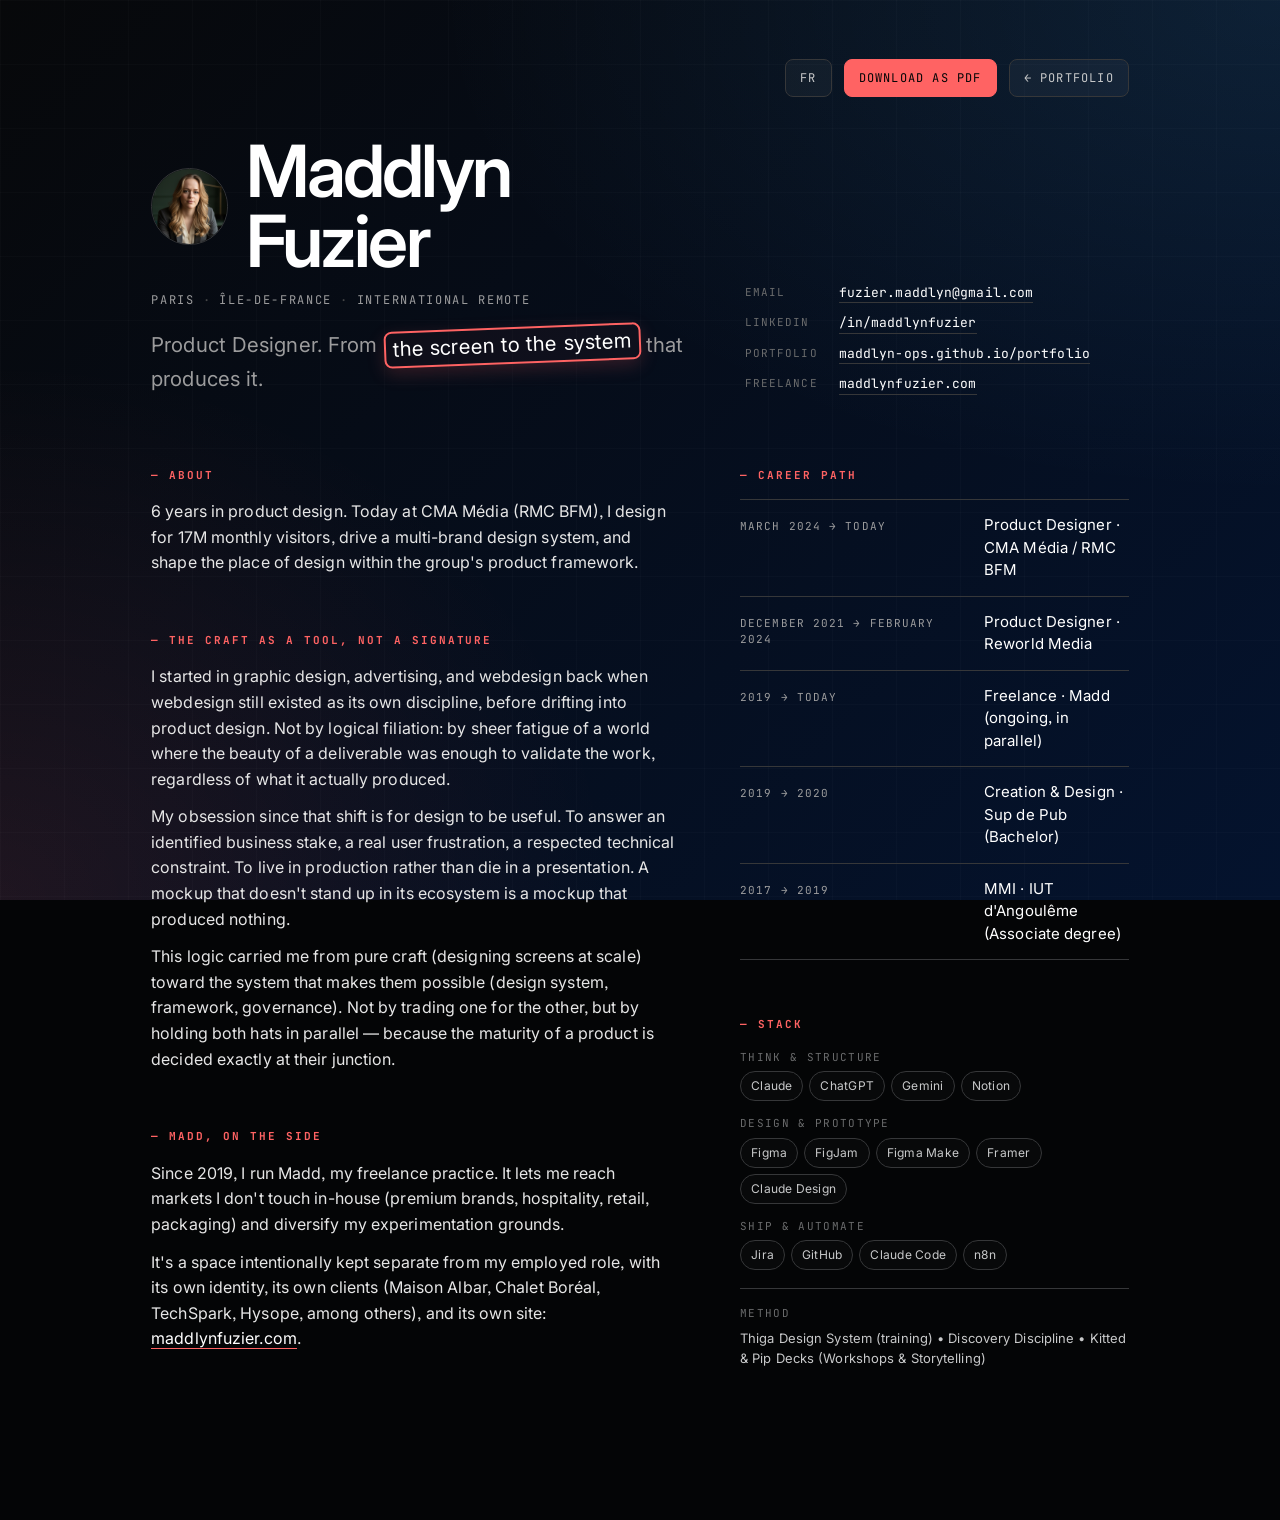
<file: cv-en.html>
<!DOCTYPE html>
<html lang="en">
<head>
<meta charset="UTF-8" />
<meta name="viewport" content="width=device-width, initial-scale=1" />
<title>Resume — Maddlyn Fuzier · Product Designer</title>
<link rel="icon" type="image/png" href="./assets/fav.png" />
<link rel="preconnect" href="https://fonts.googleapis.com">
<link rel="preconnect" href="https://fonts.gstatic.com" crossorigin>
<link href="https://fonts.googleapis.com/css2?family=Inter:wght@300;400;500;600;700&family=JetBrains+Mono:wght@300;400;500&display=swap" rel="stylesheet">
<link rel="stylesheet" href="styles.css" />
<style>
  body {
    background:
      radial-gradient(120% 100% at 100% 0%, rgba(86,194,255,0.10), rgba(0,0,0,0) 55%),
      radial-gradient(80% 100% at 0% 100%, rgba(255,99,99,0.10), rgba(0,0,0,0) 60%),
      linear-gradient(135deg, #07080a 0%, #04132e 100%);
    background-attachment: fixed;
    min-height: 100vh;
  }
  /* Re-enable native cursor on the CV (the portfolio styles hide it for the custom cursor) */
  body, body * { cursor: auto; }
  a, button, .cv__btn { cursor: pointer; }
  .cv__grid-bg {
    position: fixed; inset: 0; z-index: 0; pointer-events: none;
    background-image:
      linear-gradient(rgba(255,255,255,0.02) 1px, transparent 1px),
      linear-gradient(90deg, rgba(255,255,255,0.02) 1px, transparent 1px);
    background-size: 64px 64px;
  }

  .cv {
    position: relative; z-index: 1;
    max-width: 1080px;
    margin: 0 auto;
    padding: clamp(24px, 4vw, 64px) clamp(20px, 4vw, 56px) 96px;
  }
  .cv__top {
    display: flex; justify-content: space-between; align-items: center;
    padding: 18px 0 28px;
    margin-bottom: clamp(40px, 6vw, 72px);
    border-bottom: 1px solid var(--graphite-500);
    gap: 16px;
  }
  .cv__top--bare {
    border-bottom: 0;
    padding: 8px 0 0;
    margin-bottom: clamp(24px, 3vw, 40px);
    justify-content: flex-end;
  }
  .cv__name {
    display: inline-flex;
    align-items: center;
    gap: 18px;
  }
  .cv__name-fav {
    width: clamp(56px, 6vw, 80px);
    height: clamp(56px, 6vw, 80px);
    border-radius: 50%;
    flex-shrink: 0;
    object-fit: cover;
    object-position: 50% 15%;
    border: 1px solid var(--graphite-500);
  }
  .cv__top-actions { display: flex; align-items: center; gap: 12px; }
  .cv__btn {
    display: inline-flex; align-items: center; gap: 8px;
    padding: 9px 14px;
    border-radius: var(--r-button);
    font-family: var(--font-mono);
    font-size: 12px;
    text-transform: uppercase;
    letter-spacing: 0.1em;
    cursor: pointer;
    text-decoration: none;
    transition: background 200ms ease, border-color 200ms ease, color 200ms ease;
    border: 1px solid var(--graphite-500);
    background: rgba(255,255,255,0.04);
    color: var(--slate-100);
  }
  .cv__btn:hover { color: var(--snow); border-color: rgba(255,99,99,0.5); }
  .cv__btn--primary { background: var(--ember-red); border-color: var(--ember-red); color: var(--void-black); }
  .cv__btn--primary:hover { background: #ff7878; border-color: #ff7878; color: var(--void-black); }

  .cv__hero {
    display: grid;
    grid-template-columns: 1.4fr 1fr;
    gap: 56px;
    align-items: end;
    margin-bottom: clamp(40px, 6vw, 72px);
  }
  .cv__name {
    font-size: clamp(44px, 6vw, 72px);
    line-height: 0.98;
    letter-spacing: -0.04em;
    font-weight: 600;
    margin: 0 0 14px;
    color: var(--snow);
  }
  .cv__meta {
    font-family: var(--font-mono);
    font-size: 12px;
    text-transform: uppercase;
    letter-spacing: 0.14em;
    color: var(--slate-200);
    margin: 0 0 18px;
    display: flex; flex-wrap: wrap; gap: 8px;
  }
  .cv__meta .sep { color: var(--graphite-400); }
  .cv__role {
    font-size: clamp(18px, 1.6vw, 22px);
    color: var(--slate-200);
    line-height: 1.5;
    margin: 0;
    max-width: 56ch;
  }
  .cv__role .sticker {
    display: inline-block;
    padding: 0.04em 0.32em 0.08em;
    border: 2px solid var(--ember-red);
    border-radius: 8px;
    color: var(--snow);
    transform: rotate(-2.2deg);
    background: rgba(255, 99, 99, 0.04);
    box-shadow: 0 6px 18px rgba(255, 99, 99, 0.18);
  }
  .cv__contact {
    display: flex; flex-direction: column; gap: 10px;
    font-family: var(--font-mono);
    font-size: 13px;
    color: var(--slate-200);
  }
  .cv__contact a { color: var(--snow); text-decoration: none; border-bottom: 1px solid var(--graphite-500); }
  .cv__contact a:hover { border-bottom-color: var(--ember-red); }
  .cv__contact-row { display: flex; gap: 8px; }
  .cv__contact-row .k { color: var(--slate-300); min-width: 86px; text-transform: uppercase; letter-spacing: 0.1em; font-size: 11px; padding-top: 1px; }

  .cv__grid {
    display: grid;
    grid-template-columns: 1.35fr 1fr;
    gap: clamp(40px, 5vw, 80px);
  }

  .cv__section { margin-bottom: clamp(36px, 5vw, 56px); }
  .cv__h {
    font-family: var(--font-mono);
    font-size: 11px;
    text-transform: uppercase;
    letter-spacing: 0.18em;
    color: var(--ember-red);
    margin: 0 0 16px;
  }
  .cv__h::before { content: "— "; color: var(--ember-red); }
  .cv__lead {
    font-size: 16px;
    color: var(--ash-50);
    line-height: 1.6;
    margin: 0 0 12px;
  }

  .cv__exp {
    border-top: 1px solid var(--graphite-500);
    padding: 14px 0;
    display: grid;
    grid-template-columns: 220px 1fr;
    gap: 24px;
    align-items: baseline;
  }
  .cv__exp:last-child { border-bottom: 1px solid var(--graphite-500); }
  .cv__exp-date {
    font-family: var(--font-mono);
    font-size: 11px;
    letter-spacing: 0.1em;
    text-transform: uppercase;
    color: var(--slate-200);
  }
  .cv__exp-role {
    font-size: 15px;
    color: var(--snow);
    margin: 0;
  }

  .cv__pills { display: flex; flex-wrap: wrap; gap: 6px; }
  .cv__pill {
    display: inline-block;
    padding: 5px 10px;
    border: 1px solid var(--graphite-500);
    border-radius: var(--r-pill);
    background: rgba(255,255,255,0.02);
    font-size: 12px;
    letter-spacing: 0.02em;
    color: var(--slate-100);
  }
  .cv__pill-group { margin-bottom: 14px; }
  .cv__pill-group .label {
    font-family: var(--font-mono);
    font-size: 11px;
    text-transform: uppercase;
    letter-spacing: 0.12em;
    color: var(--slate-300);
    margin-bottom: 6px;
  }

  .cv__method {
    margin-top: 18px;
    padding-top: 16px;
    border-top: 1px solid var(--graphite-500);
    font-size: 13px;
    color: var(--slate-100);
    line-height: 1.55;
  }
  .cv__method .label {
    display: block;
    font-family: var(--font-mono);
    font-size: 11px;
    text-transform: uppercase;
    letter-spacing: 0.12em;
    color: var(--slate-300);
    margin-bottom: 6px;
  }

  @media (max-width: 880px) {
    .cv__hero, .cv__grid { grid-template-columns: 1fr; gap: 32px; }
    .cv__exp { grid-template-columns: 1fr; gap: 4px; }
  }

  /* Print → A4 portrait, exact desktop layout, vertically centered, one page */
  @media print {
    @page { size: A4 portrait; margin: 0; }
    html, body {
      width: 210mm;
      height: 297mm;
      margin: 0;
      overflow: hidden;
      background:
        radial-gradient(120% 100% at 100% 0%, rgba(86,194,255,0.10), rgba(0,0,0,0) 55%),
        radial-gradient(80% 100% at 0% 100%, rgba(255,99,99,0.10), rgba(0,0,0,0) 60%),
        linear-gradient(135deg, #07080a 0%, #04132e 100%) !important;
      color: var(--snow) !important;
      -webkit-print-color-adjust: exact !important;
      print-color-adjust: exact !important;
      display: grid;
      place-content: center;
    }
    *, *::before, *::after {
      -webkit-print-color-adjust: exact !important;
      print-color-adjust: exact !important;
    }
    .cv__top { display: none !important; }
    .cv {
      zoom: 0.7349;
      width: 1080px;
      max-width: none;
      padding: 24px 44px;
    }
    .cv__hero { grid-template-columns: 1.4fr 1fr !important; gap: 56px !important; }
    .cv__grid { grid-template-columns: 1.35fr 1fr !important; gap: 56px !important; }
    .cv__exp { grid-template-columns: 220px 1fr !important; gap: 24px !important; }
  }
</style>
</head>
<body>
  <div class="cv__grid-bg" aria-hidden="true"></div>

  <main class="cv">
    <header class="cv__top cv__top--bare">
      <div class="cv__top-actions">
        <a class="cv__btn" href="./cv.html" lang="fr" hreflang="fr">FR</a>
        <button class="cv__btn cv__btn--primary" type="button" onclick="window.print()" aria-label="Download as PDF">
          Download as PDF
        </button>
        <a class="cv__btn" href="./index.html">← Portfolio</a>
      </div>
    </header>

    <section class="cv__hero">
      <div>
        <h1 class="cv__name">
          <img class="cv__name-fav" src="./assets/portrait.png" alt="Maddlyn Fuzier" />
          <span>Maddlyn Fuzier</span>
        </h1>
        <p class="cv__meta">
          <span>Paris</span><span class="sep">·</span>
          <span>Île-de-France</span><span class="sep">·</span>
          <span>International remote</span>
        </p>
        <p class="cv__role">
          Product Designer. From <span class="sticker">the screen to the system</span> that produces it.
        </p>
      </div>
      <div class="cv__contact">
        <div class="cv__contact-row"><span class="k">Email</span><a href="mailto:fuzier.maddlyn@gmail.com">fuzier.maddlyn@gmail.com</a></div>
        <div class="cv__contact-row"><span class="k">LinkedIn</span><a href="https://www.linkedin.com/in/maddlynfuzier" target="_blank" rel="noopener">/in/maddlynfuzier</a></div>
        <div class="cv__contact-row"><span class="k">Portfolio</span><a href="https://maddlyn-ops.github.io/portfolio/" target="_blank" rel="noopener">maddlyn-ops.github.io/portfolio</a></div>
        <div class="cv__contact-row"><span class="k">Freelance</span><a href="https://maddlynfuzier.com" target="_blank" rel="noopener">maddlynfuzier.com</a></div>
      </div>
    </section>

    <div class="cv__grid">
      <div>
        <section class="cv__section">
          <h2 class="cv__h">About</h2>
          <p class="cv__lead">
            6 years in product design. Today at CMA Média (RMC BFM), I design for 17M monthly visitors, drive a multi-brand design system, and shape the place of design within the group's product framework.
          </p>
        </section>

        <section class="cv__section">
          <h2 class="cv__h">The craft as a tool, not a signature</h2>
          <p class="cv__lead">
            I started in graphic design, advertising, and webdesign back when webdesign still existed as its own discipline, before drifting into product design. Not by logical filiation: by sheer fatigue of a world where the beauty of a deliverable was enough to validate the work, regardless of what it actually produced.
          </p>
          <p class="cv__lead">
            My obsession since that shift is for design to be useful. To answer an identified business stake, a real user frustration, a respected technical constraint. To live in production rather than die in a presentation. A mockup that doesn't stand up in its ecosystem is a mockup that produced nothing.
          </p>
          <p class="cv__lead">
            This logic carried me from pure craft (designing screens at scale) toward the system that makes them possible (design system, framework, governance). Not by trading one for the other, but by holding both hats in parallel — because the maturity of a product is decided exactly at their junction.
          </p>
        </section>

        <section class="cv__section">
          <h2 class="cv__h">Madd, on the side</h2>
          <p class="cv__lead">
            Since 2019, I run Madd, my freelance practice. It lets me reach markets I don't touch in-house (premium brands, hospitality, retail, packaging) and diversify my experimentation grounds.
          </p>
          <p class="cv__lead">
            It's a space intentionally kept separate from my employed role, with its own identity, its own clients (Maison Albar, Chalet Boréal, TechSpark, Hysope, among others), and its own site: <a href="https://maddlynfuzier.com" target="_blank" rel="noopener" style="color:var(--snow);border-bottom:1px solid var(--ember-red);text-decoration:none">maddlynfuzier.com</a>.
          </p>
        </section>
      </div>

      <div>
        <section class="cv__section">
          <h2 class="cv__h">Career path</h2>

          <div class="cv__exp">
            <div class="cv__exp-date">March 2024 → today</div>
            <p class="cv__exp-role">Product Designer · CMA Média / RMC BFM</p>
          </div>
          <div class="cv__exp">
            <div class="cv__exp-date">December 2021 → February 2024</div>
            <p class="cv__exp-role">Product Designer · Reworld Media</p>
          </div>
          <div class="cv__exp">
            <div class="cv__exp-date">2019 → today</div>
            <p class="cv__exp-role">Freelance · Madd (ongoing, in parallel)</p>
          </div>
          <div class="cv__exp">
            <div class="cv__exp-date">2019 → 2020</div>
            <p class="cv__exp-role">Creation & Design · Sup de Pub (Bachelor)</p>
          </div>
          <div class="cv__exp">
            <div class="cv__exp-date">2017 → 2019</div>
            <p class="cv__exp-role">MMI · IUT d'Angoulême (Associate degree)</p>
          </div>
        </section>

        <section class="cv__section">
          <h2 class="cv__h">Stack</h2>
          <div class="cv__pill-group">
            <div class="label">Think & structure</div>
            <div class="cv__pills">
              <span class="cv__pill">Claude</span>
              <span class="cv__pill">ChatGPT</span>
              <span class="cv__pill">Gemini</span>
              <span class="cv__pill">Notion</span>
            </div>
          </div>
          <div class="cv__pill-group">
            <div class="label">Design & prototype</div>
            <div class="cv__pills">
              <span class="cv__pill">Figma</span>
              <span class="cv__pill">FigJam</span>
              <span class="cv__pill">Figma Make</span>
              <span class="cv__pill">Framer</span>
              <span class="cv__pill">Claude Design</span>
            </div>
          </div>
          <div class="cv__pill-group">
            <div class="label">Ship & automate</div>
            <div class="cv__pills">
              <span class="cv__pill">Jira</span>
              <span class="cv__pill">GitHub</span>
              <span class="cv__pill">Claude Code</span>
              <span class="cv__pill">n8n</span>
            </div>
          </div>

          <div class="cv__method">
            <span class="label">Method</span>
            Thiga Design System (training) • Discovery Discipline • Kitted &amp; Pip Decks (Workshops &amp; Storytelling)
          </div>
        </section>
      </div>
    </div>
  </main>
</body>
</html>
</file>
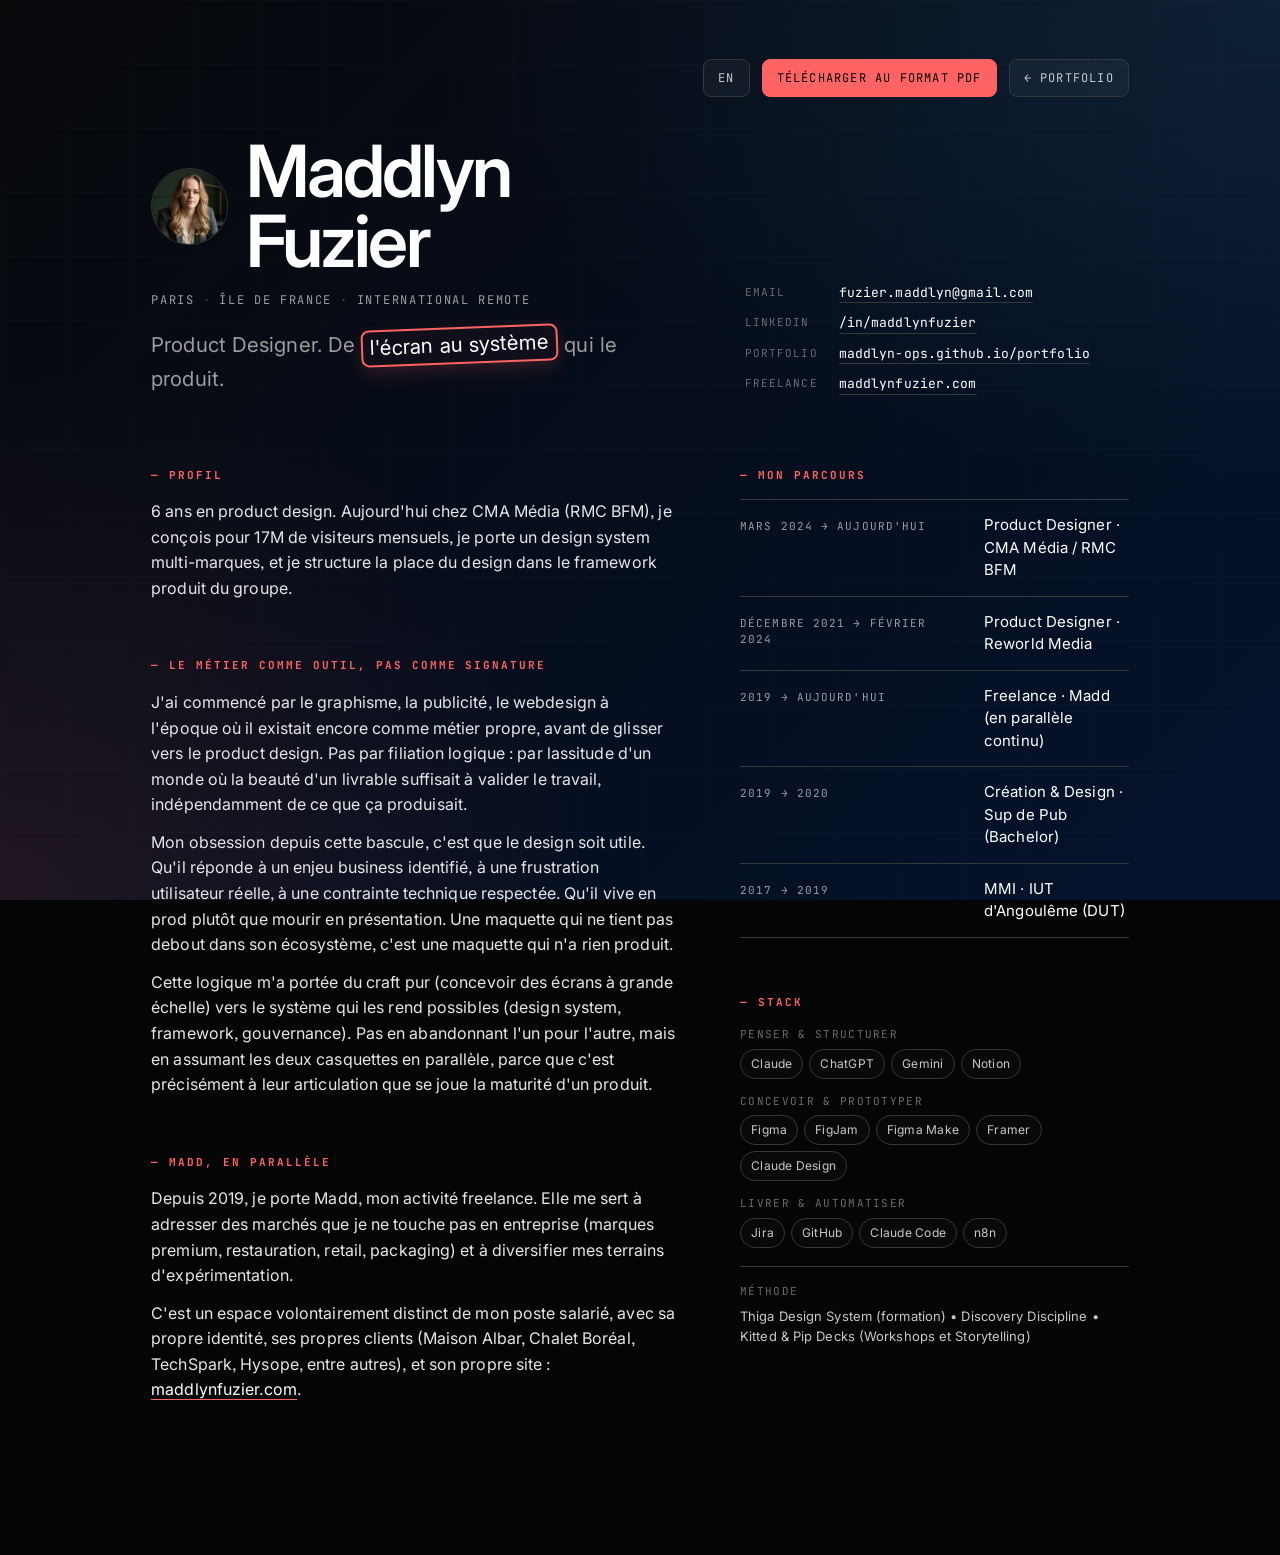
<file: cv.html>
<!DOCTYPE html>
<html lang="fr">
<head>
<meta charset="UTF-8" />
<meta name="viewport" content="width=device-width, initial-scale=1" />
<title>CV — Maddlyn Fuzier · Product Designer</title>
<link rel="icon" type="image/png" href="./assets/fav.png" />
<link rel="preconnect" href="https://fonts.googleapis.com">
<link rel="preconnect" href="https://fonts.gstatic.com" crossorigin>
<link href="https://fonts.googleapis.com/css2?family=Inter:wght@300;400;500;600;700&family=JetBrains+Mono:wght@300;400;500&display=swap" rel="stylesheet">
<link rel="stylesheet" href="styles.css" />
<style>
  body {
    background:
      radial-gradient(120% 100% at 100% 0%, rgba(86,194,255,0.10), rgba(0,0,0,0) 55%),
      radial-gradient(80% 100% at 0% 100%, rgba(255,99,99,0.10), rgba(0,0,0,0) 60%),
      linear-gradient(135deg, #07080a 0%, #04132e 100%);
    background-attachment: fixed;
    min-height: 100vh;
  }
  /* Re-enable native cursor on the CV (the portfolio styles hide it for the custom cursor) */
  body, body * { cursor: auto; }
  a, button, .cv__btn { cursor: pointer; }
  .cv__grid-bg {
    position: fixed; inset: 0; z-index: 0; pointer-events: none;
    background-image:
      linear-gradient(rgba(255,255,255,0.02) 1px, transparent 1px),
      linear-gradient(90deg, rgba(255,255,255,0.02) 1px, transparent 1px);
    background-size: 64px 64px;
  }

  .cv {
    position: relative; z-index: 1;
    max-width: 1080px;
    margin: 0 auto;
    padding: clamp(24px, 4vw, 64px) clamp(20px, 4vw, 56px) 96px;
  }
  .cv__top {
    display: flex; justify-content: space-between; align-items: center;
    padding: 18px 0 28px;
    margin-bottom: clamp(40px, 6vw, 72px);
    border-bottom: 1px solid var(--graphite-500);
    gap: 16px;
  }
  .cv__top--bare {
    border-bottom: 0;
    padding: 8px 0 0;
    margin-bottom: clamp(24px, 3vw, 40px);
    justify-content: flex-end;
  }
  .cv__name {
    display: inline-flex;
    align-items: center;
    gap: 18px;
  }
  .cv__name-fav {
    width: clamp(56px, 6vw, 80px);
    height: clamp(56px, 6vw, 80px);
    border-radius: 50%;
    flex-shrink: 0;
    object-fit: cover;
    object-position: 50% 15%;
    border: 1px solid var(--graphite-500);
  }
  .cv__top-mark {
    display: inline-flex; align-items: center; gap: 10px;
    color: var(--snow);
    font-family: var(--font-mono);
    font-size: 12px;
    text-transform: uppercase;
    letter-spacing: 0.12em;
    text-decoration: none;
  }
  .cv__top-mark img { width: 22px; height: 22px; border-radius: 5px; }
  .cv__top-actions { display: flex; align-items: center; gap: 12px; }
  .cv__btn {
    display: inline-flex; align-items: center; gap: 8px;
    padding: 9px 14px;
    border-radius: var(--r-button);
    font-family: var(--font-mono);
    font-size: 12px;
    text-transform: uppercase;
    letter-spacing: 0.1em;
    cursor: pointer;
    text-decoration: none;
    transition: background 200ms ease, border-color 200ms ease, color 200ms ease;
    border: 1px solid var(--graphite-500);
    background: rgba(255,255,255,0.04);
    color: var(--slate-100);
  }
  .cv__btn:hover { color: var(--snow); border-color: rgba(255,99,99,0.5); }
  .cv__btn--primary { background: var(--ember-red); border-color: var(--ember-red); color: var(--void-black); }
  .cv__btn--primary:hover { background: #ff7878; border-color: #ff7878; color: var(--void-black); }

  .cv__hero {
    display: grid;
    grid-template-columns: 1.4fr 1fr;
    gap: 56px;
    align-items: end;
    margin-bottom: clamp(40px, 6vw, 72px);
  }
  .cv__name {
    font-size: clamp(44px, 6vw, 72px);
    line-height: 0.98;
    letter-spacing: -0.04em;
    font-weight: 600;
    margin: 0 0 14px;
    color: var(--snow);
  }
  .cv__meta {
    font-family: var(--font-mono);
    font-size: 12px;
    text-transform: uppercase;
    letter-spacing: 0.14em;
    color: var(--slate-200);
    margin: 0 0 18px;
    display: flex; flex-wrap: wrap; gap: 8px;
  }
  .cv__meta .sep { color: var(--graphite-400); }
  .cv__role {
    font-size: clamp(18px, 1.6vw, 22px);
    color: var(--slate-200);
    line-height: 1.5;
    margin: 0;
    max-width: 56ch;
  }
  .cv__role .sticker {
    display: inline-block;
    padding: 0.04em 0.32em 0.08em;
    border: 2px solid var(--ember-red);
    border-radius: 8px;
    color: var(--snow);
    transform: rotate(-2.2deg);
    background: rgba(255, 99, 99, 0.04);
    box-shadow: 0 6px 18px rgba(255, 99, 99, 0.18);
  }
  .cv__contact {
    display: flex; flex-direction: column; gap: 10px;
    font-family: var(--font-mono);
    font-size: 13px;
    color: var(--slate-200);
  }
  .cv__contact a { color: var(--snow); text-decoration: none; border-bottom: 1px solid var(--graphite-500); }
  .cv__contact a:hover { border-bottom-color: var(--ember-red); }
  .cv__contact-row { display: flex; gap: 8px; }
  .cv__contact-row .k { color: var(--slate-300); min-width: 86px; text-transform: uppercase; letter-spacing: 0.1em; font-size: 11px; padding-top: 1px; }

  .cv__grid {
    display: grid;
    grid-template-columns: 1.35fr 1fr;
    gap: clamp(40px, 5vw, 80px);
  }

  .cv__section { margin-bottom: clamp(36px, 5vw, 56px); }
  .cv__h {
    font-family: var(--font-mono);
    font-size: 11px;
    text-transform: uppercase;
    letter-spacing: 0.18em;
    color: var(--ember-red);
    margin: 0 0 16px;
  }
  .cv__h::before { content: "— "; color: var(--ember-red); }
  .cv__sub-h {
    font-size: 20px; font-weight: 600; margin: 0 0 12px;
    letter-spacing: -0.01em; color: var(--snow);
  }
  .cv__lead {
    font-size: 16px;
    color: var(--ash-50);
    line-height: 1.6;
    margin: 0 0 12px;
  }

  .cv__exp {
    border-top: 1px solid var(--graphite-500);
    padding: 14px 0;
    display: grid;
    grid-template-columns: 220px 1fr;
    gap: 24px;
    align-items: baseline;
  }
  .cv__exp:last-child { border-bottom: 1px solid var(--graphite-500); }
  .cv__exp-date {
    font-family: var(--font-mono);
    font-size: 11px;
    letter-spacing: 0.1em;
    text-transform: uppercase;
    color: var(--slate-200);
  }
  .cv__exp-role {
    font-size: 15px;
    color: var(--snow);
    margin: 0;
  }

  .cv__pills { display: flex; flex-wrap: wrap; gap: 6px; }
  .cv__pill {
    display: inline-block;
    padding: 5px 10px;
    border: 1px solid var(--graphite-500);
    border-radius: var(--r-pill);
    background: rgba(255,255,255,0.02);
    font-size: 12px;
    letter-spacing: 0.02em;
    color: var(--slate-100);
  }
  .cv__pill-group { margin-bottom: 14px; }
  .cv__pill-group .label {
    font-family: var(--font-mono);
    font-size: 11px;
    text-transform: uppercase;
    letter-spacing: 0.12em;
    color: var(--slate-300);
    margin-bottom: 6px;
  }

  .cv__method {
    margin-top: 18px;
    padding-top: 16px;
    border-top: 1px solid var(--graphite-500);
    font-size: 13px;
    color: var(--slate-100);
    line-height: 1.55;
  }
  .cv__method .label {
    display: block;
    font-family: var(--font-mono);
    font-size: 11px;
    text-transform: uppercase;
    letter-spacing: 0.12em;
    color: var(--slate-300);
    margin-bottom: 6px;
  }

  @media (max-width: 880px) {
    .cv__hero, .cv__grid { grid-template-columns: 1fr; gap: 32px; }
    .cv__exp { grid-template-columns: 1fr; gap: 4px; }
  }

  /* Print → A4 portrait, exact desktop layout, vertically centered, one page */
  @media print {
    @page { size: A4 portrait; margin: 0; }
    html, body {
      width: 210mm;
      height: 297mm;
      margin: 0;
      overflow: hidden;
      background:
        radial-gradient(120% 100% at 100% 0%, rgba(86,194,255,0.10), rgba(0,0,0,0) 55%),
        radial-gradient(80% 100% at 0% 100%, rgba(255,99,99,0.10), rgba(0,0,0,0) 60%),
        linear-gradient(135deg, #07080a 0%, #04132e 100%) !important;
      color: var(--snow) !important;
      -webkit-print-color-adjust: exact !important;
      print-color-adjust: exact !important;
      display: grid;
      place-content: center;
    }
    *, *::before, *::after {
      -webkit-print-color-adjust: exact !important;
      print-color-adjust: exact !important;
    }
    .cv__top { display: none !important; }
    .cv {
      zoom: 0.7349;
      width: 1080px;
      max-width: none;
      padding: 24px 44px;
    }
    /* The print viewport is narrower than 880px, which would normally
       collapse the layout to one column — force the desktop grid back */
    .cv__hero { grid-template-columns: 1.4fr 1fr !important; gap: 56px !important; }
    .cv__grid { grid-template-columns: 1.35fr 1fr !important; gap: 56px !important; }
    .cv__exp { grid-template-columns: 220px 1fr !important; gap: 24px !important; }
  }
</style>
</head>
<body>
  <div class="cv__grid-bg" aria-hidden="true"></div>

  <main class="cv">
    <header class="cv__top cv__top--bare">
      <div class="cv__top-actions">
        <a class="cv__btn" href="./cv-en.html" lang="en" hreflang="en">EN</a>
        <button class="cv__btn cv__btn--primary" type="button" onclick="window.print()" aria-label="Télécharger au format PDF">
          Télécharger au format PDF
        </button>
        <a class="cv__btn" href="./index.html">← Portfolio</a>
      </div>
    </header>

    <section class="cv__hero">
      <div>
        <h1 class="cv__name">
          <img class="cv__name-fav" src="./assets/portrait.png" alt="Maddlyn Fuzier" />
          <span>Maddlyn Fuzier</span>
        </h1>
        <p class="cv__meta">
          <span>Paris</span><span class="sep">·</span>
          <span>Île de France</span><span class="sep">·</span>
          <span>International remote</span>
        </p>
        <p class="cv__role">
          Product Designer. De <span class="sticker">l'écran au système</span> qui le produit.
        </p>
      </div>
      <div class="cv__contact">
        <div class="cv__contact-row"><span class="k">Email</span><a href="mailto:fuzier.maddlyn@gmail.com">fuzier.maddlyn@gmail.com</a></div>
        <div class="cv__contact-row"><span class="k">LinkedIn</span><a href="https://www.linkedin.com/in/maddlynfuzier" target="_blank" rel="noopener">/in/maddlynfuzier</a></div>
        <div class="cv__contact-row"><span class="k">Portfolio</span><a href="https://maddlyn-ops.github.io/portfolio/" target="_blank" rel="noopener">maddlyn-ops.github.io/portfolio</a></div>
        <div class="cv__contact-row"><span class="k">Freelance</span><a href="https://maddlynfuzier.com" target="_blank" rel="noopener">maddlynfuzier.com</a></div>
      </div>
    </section>

    <div class="cv__grid">
      <div>
        <section class="cv__section">
          <h2 class="cv__h">Profil</h2>
          <p class="cv__lead">
            6 ans en product design. Aujourd'hui chez CMA Média (RMC BFM), je conçois pour 17M de visiteurs mensuels, je porte un design system multi-marques, et je structure la place du design dans le framework produit du groupe.
          </p>
        </section>

        <section class="cv__section">
          <h2 class="cv__h">Le métier comme outil, pas comme signature</h2>
          <p class="cv__lead">
            J'ai commencé par le graphisme, la publicité, le webdesign à l'époque où il existait encore comme métier propre, avant de glisser vers le product design. Pas par filiation logique : par lassitude d'un monde où la beauté d'un livrable suffisait à valider le travail, indépendamment de ce que ça produisait.
          </p>
          <p class="cv__lead">
            Mon obsession depuis cette bascule, c'est que le design soit utile. Qu'il réponde à un enjeu business identifié, à une frustration utilisateur réelle, à une contrainte technique respectée. Qu'il vive en prod plutôt que mourir en présentation. Une maquette qui ne tient pas debout dans son écosystème, c'est une maquette qui n'a rien produit.
          </p>
          <p class="cv__lead">
            Cette logique m'a portée du craft pur (concevoir des écrans à grande échelle) vers le système qui les rend possibles (design system, framework, gouvernance). Pas en abandonnant l'un pour l'autre, mais en assumant les deux casquettes en parallèle, parce que c'est précisément à leur articulation que se joue la maturité d'un produit.
          </p>
        </section>

        <section class="cv__section">
          <h2 class="cv__h">Madd, en parallèle</h2>
          <p class="cv__lead">
            Depuis 2019, je porte Madd, mon activité freelance. Elle me sert à adresser des marchés que je ne touche pas en entreprise (marques premium, restauration, retail, packaging) et à diversifier mes terrains d'expérimentation.
          </p>
          <p class="cv__lead">
            C'est un espace volontairement distinct de mon poste salarié, avec sa propre identité, ses propres clients (Maison Albar, Chalet Boréal, TechSpark, Hysope, entre autres), et son propre site : <a href="https://maddlynfuzier.com" target="_blank" rel="noopener" style="color:var(--snow);border-bottom:1px solid var(--ember-red);text-decoration:none">maddlynfuzier.com</a>.
          </p>
        </section>
      </div>

      <div>
        <section class="cv__section">
          <h2 class="cv__h">Mon parcours</h2>

          <div class="cv__exp">
            <div class="cv__exp-date">Mars 2024 → aujourd'hui</div>
            <p class="cv__exp-role">Product Designer · CMA Média / RMC BFM</p>
          </div>
          <div class="cv__exp">
            <div class="cv__exp-date">Décembre 2021 → février 2024</div>
            <p class="cv__exp-role">Product Designer · Reworld Media</p>
          </div>
          <div class="cv__exp">
            <div class="cv__exp-date">2019 → aujourd'hui</div>
            <p class="cv__exp-role">Freelance · Madd (en parallèle continu)</p>
          </div>
          <div class="cv__exp">
            <div class="cv__exp-date">2019 → 2020</div>
            <p class="cv__exp-role">Création & Design · Sup de Pub (Bachelor)</p>
          </div>
          <div class="cv__exp">
            <div class="cv__exp-date">2017 → 2019</div>
            <p class="cv__exp-role">MMI · IUT d'Angoulême (DUT)</p>
          </div>
        </section>

        <section class="cv__section">
          <h2 class="cv__h">Stack</h2>
          <div class="cv__pill-group">
            <div class="label">Penser & structurer</div>
            <div class="cv__pills">
              <span class="cv__pill">Claude</span>
              <span class="cv__pill">ChatGPT</span>
              <span class="cv__pill">Gemini</span>
              <span class="cv__pill">Notion</span>
            </div>
          </div>
          <div class="cv__pill-group">
            <div class="label">Concevoir & prototyper</div>
            <div class="cv__pills">
              <span class="cv__pill">Figma</span>
              <span class="cv__pill">FigJam</span>
              <span class="cv__pill">Figma Make</span>
              <span class="cv__pill">Framer</span>
              <span class="cv__pill">Claude Design</span>
            </div>
          </div>
          <div class="cv__pill-group">
            <div class="label">Livrer & automatiser</div>
            <div class="cv__pills">
              <span class="cv__pill">Jira</span>
              <span class="cv__pill">GitHub</span>
              <span class="cv__pill">Claude Code</span>
              <span class="cv__pill">n8n</span>
            </div>
          </div>

          <div class="cv__method">
            <span class="label">Méthode</span>
            Thiga Design System (formation) • Discovery Discipline • Kitted &amp; Pip Decks (Workshops et Storytelling)
          </div>
        </section>
      </div>
    </div>
  </main>
</body>
</html>
</file>
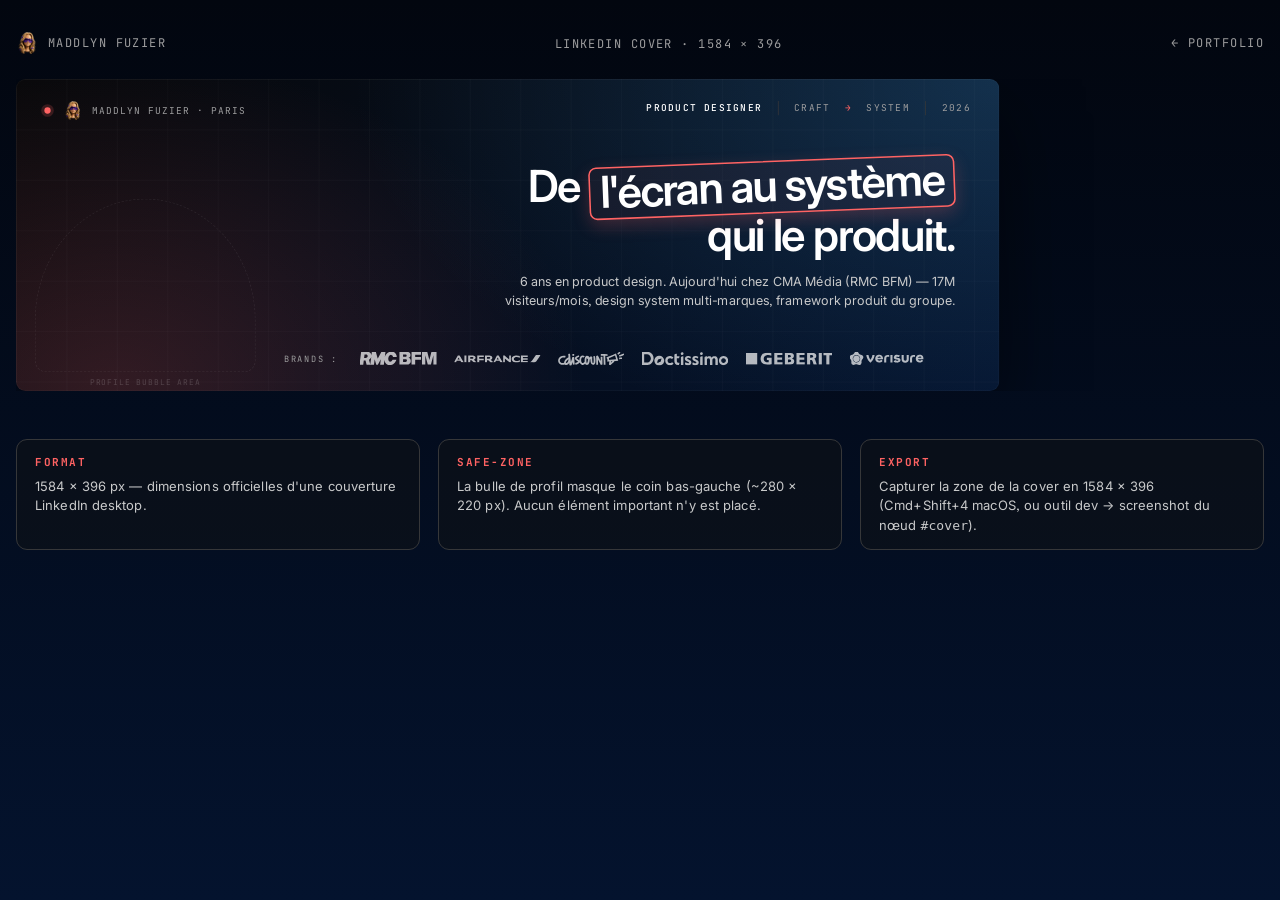
<file: linkedin-cover.html>
<!DOCTYPE html>
<html lang="fr">
<head>
<meta charset="UTF-8" />
<meta name="viewport" content="width=device-width, initial-scale=1" />
<title>Couverture LinkedIn — Maddlyn Fuzier</title>
<link rel="icon" type="image/png" href="./assets/fav.png" />
<link rel="preconnect" href="https://fonts.googleapis.com">
<link rel="preconnect" href="https://fonts.gstatic.com" crossorigin>
<link href="https://fonts.googleapis.com/css2?family=Inter:wght@300;400;500;600;700&family=JetBrains+Mono:wght@300;400;500&display=swap" rel="stylesheet">
<link rel="stylesheet" href="styles.css" />
<style>
  body {
    background-image: linear-gradient(180deg, #02060f 0%, #04132e 100%);
    min-height: 100vh;
    display: flex; flex-direction: column; align-items: center;
    padding: 32px 16px 64px;
    gap: 24px;
  }
  .lc__top {
    width: 100%; max-width: 1584px;
    display: flex; justify-content: space-between; align-items: center;
    font-family: var(--font-mono);
    font-size: 12px;
    text-transform: uppercase;
    letter-spacing: 0.12em;
    color: var(--slate-200);
  }
  .lc__top a { color: var(--slate-200); text-decoration: none; border-bottom: 1px solid transparent; transition: border-color 200ms ease, color 200ms ease; }
  .lc__top a:hover { color: var(--snow); border-bottom-color: var(--ember-red); }
  .lc__top-mark { display: inline-flex; gap: 10px; align-items: center; color: var(--snow); }
  .lc__top-mark img { width: 22px; height: 22px; border-radius: 5px; }

  /* The exact LinkedIn cover frame: 1584 × 396 */
  .cover {
    position: relative;
    width: 1584px; height: 396px;
    border-radius: 12px;
    overflow: hidden;
    background:
      radial-gradient(120% 220% at 100% 0%, rgba(86,194,255,0.18), rgba(0,0,0,0) 55%),
      radial-gradient(80% 180% at 10% 100%, rgba(255,99,99,0.18), rgba(0,0,0,0) 60%),
      linear-gradient(135deg, #07080a 0%, #04132e 100%);
    box-shadow: 0 40px 100px rgba(0,0,0,0.5), inset 0 0 0 1px rgba(255,255,255,0.04);
    color: var(--snow);
    font-family: var(--font-inter);
  }

  /* Safe-zone marker (visual guide only, not exported) */
  .cover__safezone {
    position: absolute; left: 24px; bottom: 24px;
    width: 280px; height: 220px;
    border: 1px dashed rgba(255,255,255,0.08);
    border-radius: 50% 50% 14px 14px / 70% 70% 14px 14px;
    pointer-events: none;
  }
  .cover__safezone::after {
    content: "Profile bubble area";
    position: absolute; left: 50%; bottom: -22px;
    transform: translateX(-50%);
    font-family: var(--font-mono);
    font-size: 10px;
    letter-spacing: 0.14em;
    text-transform: uppercase;
    color: rgba(255,255,255,0.18);
    white-space: nowrap;
  }

  /* Faint grid for atmospherics, similar to portfolio */
  .cover__grid {
    position: absolute; inset: 0;
    background-image:
      linear-gradient(rgba(255,255,255,0.02) 1px, transparent 1px),
      linear-gradient(90deg, rgba(255,255,255,0.02) 1px, transparent 1px);
    background-size: 64px 64px;
    pointer-events: none;
  }

  .cover__brand {
    position: absolute;
    top: 28px; left: 36px;
    display: inline-flex; align-items: center; gap: 12px;
    font-family: var(--font-mono);
    font-size: 12px;
    text-transform: uppercase;
    letter-spacing: 0.16em;
    color: var(--slate-200);
  }
  .cover__brand img { width: 24px; height: 24px; border-radius: 5px; }
  .cover__brand .pip {
    width: 8px; height: 8px; border-radius: 50%;
    background: var(--ember-red);
    box-shadow: 0 0 0 4px rgba(255,99,99,0.18);
    margin-right: 4px;
  }

  .cover__meta {
    position: absolute;
    top: 28px; right: 36px;
    display: flex; gap: 20px;
    font-family: var(--font-mono);
    font-size: 12px;
    text-transform: uppercase;
    letter-spacing: 0.18em;
    color: var(--slate-200);
  }
  .cover__meta span + span { padding-left: 20px; border-left: 1px solid var(--graphite-500); }
  .cover__meta strong { color: var(--snow); font-weight: 500; }

  .cover__main {
    position: absolute;
    top: 50%;
    right: 56px;
    transform: translateY(-50%);
    text-align: right;
    max-width: 900px;
  }
  .cover__title {
    font-size: 56px;
    line-height: 1.0;
    font-weight: 600;
    letter-spacing: -0.035em;
    margin: 0 0 18px;
  }
  .cover__title .sticker {
    display: inline-block;
    padding: 0.04em 0.22em 0.08em;
    border: 2px solid var(--ember-red);
    border-radius: 10px;
    transform: rotate(-2.2deg);
    background: rgba(255, 99, 99, 0.05);
    box-shadow: 0 8px 22px rgba(255, 99, 99, 0.22);
  }
  .cover__sub {
    font-size: 16px;
    color: var(--slate-100);
    line-height: 1.5;
    margin: 0;
    max-width: 64ch;
    margin-left: auto;
  }

  .cover__strip {
    position: absolute;
    left: 340px;
    bottom: 28px;
    display: flex; align-items: center; gap: 28px;
    color: var(--slate-200);
    font-family: var(--font-mono);
    font-size: 11px;
    letter-spacing: 0.14em;
    text-transform: uppercase;
  }
  .cover__strip-label { white-space: nowrap; }
  .cover__strip-logos {
    display: flex; align-items: center; gap: 22px;
    height: 26px;
  }
  .cover__strip-logos img {
    height: 18px; width: auto; max-width: 110px;
    filter: brightness(0) invert(1);
    opacity: 0.7;
  }

  .lc__notes {
    width: 100%; max-width: 1584px;
    display: grid; grid-template-columns: repeat(3, 1fr); gap: 18px;
    margin-top: 24px;
  }
  .lc__note {
    border: 1px solid var(--graphite-500);
    border-radius: var(--r-card);
    padding: 14px 18px;
    background: rgba(17,18,20,0.5);
  }
  .lc__note h3 {
    font-family: var(--font-mono);
    font-size: 11px; text-transform: uppercase; letter-spacing: 0.14em;
    color: var(--ember-red);
    margin: 0 0 6px;
  }
  .lc__note p {
    margin: 0;
    font-size: 13px;
    color: var(--slate-100);
    line-height: 1.5;
  }

  /* Responsive scaling — keep the 1584×396 ratio intact via transform */
  .cover-wrap {
    width: 100%; max-width: 1584px;
    display: flex; justify-content: center;
    overflow: hidden;
  }
  @media (max-width: 1640px) {
    .cover-wrap { aspect-ratio: 1584 / 396; max-height: 396px; height: auto; }
    .cover {
      transform-origin: top left;
    }
  }
</style>
</head>
<body>
  <header class="lc__top">
    <a class="lc__top-mark" href="./index.html">
      <img src="./assets/fav-200.png" alt="" />
      <span>Maddlyn Fuzier</span>
    </a>
    <span>LinkedIn cover · 1584 × 396</span>
    <a href="./index.html">← Portfolio</a>
  </header>

  <div class="cover-wrap" id="cover-wrap">
    <div class="cover" id="cover">
      <div class="cover__grid"></div>

      <div class="cover__brand">
        <span class="pip"></span>
        <img src="./assets/fav-200.png" alt="" />
        <span>Maddlyn Fuzier · Paris</span>
      </div>

      <div class="cover__meta">
        <span><strong>Product Designer</strong></span>
        <span>Craft &nbsp;<strong style="color:var(--ember-red)">→</strong>&nbsp; System</span>
        <span>2026</span>
      </div>

      <div class="cover__main">
        <h1 class="cover__title">
          De <span class="sticker">l'écran au système</span><br />qui le produit.
        </h1>
        <p class="cover__sub">
          6 ans en product design. Aujourd'hui chez CMA Média (RMC BFM) — 17M visiteurs/mois, design system multi-marques, framework produit du groupe.
        </p>
      </div>

      <div class="cover__strip">
        <span class="cover__strip-label">Brands :</span>
        <div class="cover__strip-logos">
          <img src="./assets/logos/frame-8.svg" alt="BFM" />
          <img src="./assets/logos/air-france.svg" alt="Air France" />
          <img src="./assets/logos/cdiscount.svg" alt="Cdiscount" />
          <img src="./assets/logos/doctissimo.svg" alt="Doctissimo" />
          <img src="./assets/logos/geberit.svg" alt="Geberit" />
          <img src="./assets/logos/verisure.svg" alt="Verisure" />
        </div>
      </div>

      <div class="cover__safezone" aria-hidden="true"></div>
    </div>
  </div>

  <section class="lc__notes">
    <div class="lc__note">
      <h3>Format</h3>
      <p>1584 × 396 px — dimensions officielles d'une couverture LinkedIn desktop.</p>
    </div>
    <div class="lc__note">
      <h3>Safe-zone</h3>
      <p>La bulle de profil masque le coin bas-gauche (~280 × 220 px). Aucun élément important n'y est placé.</p>
    </div>
    <div class="lc__note">
      <h3>Export</h3>
      <p>Capturer la zone de la cover en 1584 × 396 (Cmd+Shift+4 macOS, ou outil dev → screenshot du nœud <code>#cover</code>).</p>
    </div>
  </section>

<script>
  // Scale the 1584-wide cover to fit narrower viewports while keeping the export ratio.
  function scaleCover() {
    const wrap = document.getElementById("cover-wrap");
    const cover = document.getElementById("cover");
    if (!wrap || !cover) return;
    const w = wrap.clientWidth;
    const scale = Math.min(1, w / 1584);
    cover.style.transform = `scale(${scale})`;
    wrap.style.height = `${396 * scale}px`;
  }
  window.addEventListener("resize", scaleCover);
  window.addEventListener("load", scaleCover);
  scaleCover();
</script>
</body>
</html>
</file>
<file: styles.css>
/* =========================================================
   Maddlyn Fuzier · Portfolio — Raycast theme
   Obsidian void, radial atmospherics, monochrome elevation
========================================================= */

:root {
  /* Surfaces */
  --void-black: #040506;
  --deep-charcoal: #07080a;
  --graphite-700: #111214;
  --graphite-600: #1b1c1e;
  --graphite-500: #363739;
  --graphite-400: #454647;

  /* Type colors */
  --slate-300: #6a6b6c;
  --slate-200: #9c9c9d;
  --slate-100: #c8c9ca;
  --ash-50: #e6e6e6;
  --snow: #ffffff;

  /* Signals */
  --ember-red: #ff6363;
  --ember-dark: #452324;
  --mint-signal: #59d499;
  --sky-signal: #56c2ff;

  /* Gradients */
  --grad-sky: linear-gradient(135deg, rgb(86,194,255) 0%, rgb(19,138,242) 100%);
  --grad-nebula: radial-gradient(84.6% 73.49% at 50% 26.51%, rgba(4,63,150,0.55), rgba(6,18,37,0));
  --grad-violet: radial-gradient(86.88% 75.47% at 50% 24.53%, rgba(82,48,145,0.55), rgba(26,11,51,0));
  --grad-steel:  radial-gradient(84% 72% at 50% 28%, rgba(60,70,90,0.45), rgba(6,8,12,0));

  /* Type tokens */
  --font-inter: 'Inter', ui-sans-serif, system-ui, -apple-system, BlinkMacSystemFont, "Segoe UI", Roboto, sans-serif;
  --font-mono: 'JetBrains Mono', ui-monospace, SFMono-Regular, Menlo, Monaco, Consolas, monospace;

  --text-caption: 11px;
  --text-body: 15px;
  --text-subheading: 18px;
  --text-h-sm: 24px;
  --text-h: 32px;
  --text-h-lg: 56px;
  --text-display: 64px;

  /* Layout */
  --page-max: 1200px;
  --section-gap: 120px;
  --card-pad: 24px;
  --el-gap: 15px;

  /* Radii */
  --r-card: 11px;
  --r-card-lg: 20px;
  --r-badge: 6px;
  --r-input: 8px;
  --r-modal: 16px;
  --r-button: 8px;
  --r-pill: 86px;

  /* Shadows */
  --shadow-key: rgba(0,0,0,0.4) 0px 1.5px 0.5px 2.5px, rgb(0,0,0) 0px 0px 0.5px 1px, rgba(0,0,0,0.25) 0px 2px 1px 1px inset, rgba(255,255,255,0.2) 0px 1px 1px 1px inset;
  --shadow-ring: rgb(27,28,30) 0px 0px 0px 1px, rgb(7,8,10) 0px 0px 0px 1px inset;
  --shadow-bloom: rgba(215,201,175,0.05) 0px 0px 20px 5px, rgba(215,201,175,0.05) 0px 0px 16px -7px;
  --shadow-highlight: rgba(255,255,255,0.05) 0px 1px 0px 0px inset, rgba(255,255,255,0.25) 0px 0px 0px 1px, rgba(0,0,0,0.2) 0px -1px 0px 0px inset;
  --shadow-button: rgba(0,0,0,0.03) 0px 7px 3px 0px, rgba(0,0,0,0.25) 0px 4px 4px 0px;
  --shadow-glass: rgba(0,0,0,0.28) 0px 1.189px 2.377px 0px;
  --shadow-modal: rgba(0,0,0,0.4) 0px 4px 40px 8px, rgba(0,0,0,0.8) 0px 0px 0px 0.5px, rgba(255,255,255,0.3) 0px 0.5px 0px 0px inset;
  --shadow-inset-top: rgba(255,255,255,0.1) 0px 1px 0px 0px inset;

  /* Easing */
  --ease-out-quint: cubic-bezier(0.23, 1, 0.32, 1);
}

/* =========================================================
   Base
========================================================= */
*, *::before, *::after { box-sizing: border-box; }

html, body {
  margin: 0;
  background: var(--void-black);
  background-image: linear-gradient(180deg, var(--void-black) 0%, #04132e 100%);
  background-attachment: fixed;
  color: var(--snow);
  font-family: var(--font-inter);
  font-size: var(--text-body);
  line-height: 1.5;
  letter-spacing: 0.1px;
  -webkit-font-smoothing: antialiased;
  -moz-osx-font-smoothing: grayscale;
  font-feature-settings: "calt", "kern", "liga", "ss03";
}

body { min-height: 100vh; overflow-x: hidden; }

::selection { background: var(--ember-red); color: var(--void-black); }

a { color: inherit; text-decoration: none; }

button { font: inherit; color: inherit; background: none; border: 0; cursor: pointer; padding: 0; }

img { max-width: 100%; display: block; }

em { font-style: normal; color: inherit; font-weight: inherit; }

/* Hide custom cursor on touch */
@media (hover: none) {
  .cursor-dot, .cursor-ring { display: none !important; }
  body { cursor: auto; }
}

@media (hover: hover) {
  body, button, a { cursor: none; }
}

/* =========================================================
   Cursor (kept, retuned)
========================================================= */
.cursor-dot, .cursor-ring {
  position: fixed; top: 0; left: 0;
  pointer-events: none;
  z-index: 9999;
  will-change: transform;
}
.cursor-dot {
  width: 4px; height: 4px;
  background: var(--snow);
  border-radius: 50%;
}
.cursor-ring {
  width: 28px; height: 28px;
  border: 1px solid rgba(255,255,255,0.35);
  border-radius: 50%;
  transition: width 200ms var(--ease-out-quint), height 200ms var(--ease-out-quint), background 200ms ease, border-color 200ms ease;
}
.cursor-ring.is-hover {
  width: 44px; height: 44px;
  background: rgba(255,255,255,0.06);
  border-color: rgba(255,255,255,0.6);
}

/* =========================================================
   Reveal
========================================================= */
.reveal, .reveal-stagger > * {
  opacity: 0;
  transform: translateY(16px);
  transition: opacity 600ms var(--ease-out-quint), transform 600ms var(--ease-out-quint);
}
.reveal.is-visible, .reveal-stagger.is-visible > * {
  opacity: 1; transform: none;
}
.reveal-stagger.is-visible > *:nth-child(1) { transition-delay: 0ms; }
.reveal-stagger.is-visible > *:nth-child(2) { transition-delay: 80ms; }
.reveal-stagger.is-visible > *:nth-child(3) { transition-delay: 160ms; }
.reveal-stagger.is-visible > *:nth-child(4) { transition-delay: 240ms; }
.reveal-stagger.is-visible > *:nth-child(5) { transition-delay: 320ms; }
.reveal-stagger.is-visible > *:nth-child(6) { transition-delay: 400ms; }

/* =========================================================
   Nav — pill bar (Raycast pattern)
========================================================= */
.nav {
  position: fixed; top: 16px; left: 50%;
  transform: translateX(-50%);
  z-index: 100;
  display: flex; align-items: center; gap: 24px;
  padding: 8px 8px 8px 20px;
  height: 52px;
  width: min(740px, calc(100% - 32px));
  background: rgba(7,8,10,0.72);
  backdrop-filter: blur(24px) saturate(140%);
  -webkit-backdrop-filter: blur(24px) saturate(140%);
  border: 1px solid rgba(255,255,255,0.06);
  border-radius: var(--r-card);
  box-shadow: var(--shadow-inset-top), 0 8px 32px rgba(0,0,0,0.5);
  transition: background 200ms ease, border-color 200ms ease;
}
.nav__brand {
  display: flex; align-items: center; gap: 10px;
  font-size: 14px; font-weight: 600; color: var(--snow);
  letter-spacing: -0.01em;
}
.nav__brand .dot {
  width: 8px; height: 8px; border-radius: 50%;
  background: var(--ember-red);
  box-shadow: 0 0 12px rgba(255,99,99,0.6);
}
.nav__links {
  display: flex; gap: 24px;
  margin-left: auto;
}
.nav__link {
  position: relative;
  font-size: 14px; font-weight: 400;
  color: var(--slate-200);
  letter-spacing: 0.04px;
  transition: color 200ms ease;
}
.nav__link:hover, .nav__link.is-active { color: var(--snow); }
.nav__link.is-active::after {
  content: ""; position: absolute; left: 0; right: 0; bottom: -6px;
  height: 1px; background: var(--ember-red);
}
.nav__cta {
  display: inline-flex; align-items: center; gap: 6px;
  background: var(--ash-50); color: #2f3031;
  padding: 8px 12px;
  font-size: 13px; font-weight: 500;
  border-radius: var(--r-button);
  box-shadow: var(--shadow-button);
  transition: transform 200ms var(--ease-out-quint), background 200ms ease;
}
.nav__cta:hover { background: var(--snow); transform: translateY(-1px); }

.cmd-list li.is-cursor { background: rgba(255,255,255,0.06); }
.cmd-list li.is-cursor .cmd-label { color: var(--snow); }

/* =========================================================
   Nav · Command bar (⌘K)
========================================================= */
.nav-cmd {
  position: fixed; top: 16px; left: 50%;
  transform: translateX(-50%);
  z-index: 100;
  display: flex; align-items: center; gap: 12px;
  padding: 8px 8px 8px 16px;
  height: 52px;
  width: min(720px, calc(100% - 32px));
  background: rgba(7,8,10,0.72);
  backdrop-filter: blur(24px) saturate(140%);
  -webkit-backdrop-filter: blur(24px) saturate(140%);
  border: 1px solid rgba(255,255,255,0.06);
  border-radius: var(--r-card);
  box-shadow: var(--shadow-inset-top), 0 8px 32px rgba(0,0,0,0.5);
}
.nav-cmd__brand {
  display: flex; align-items: center; gap: 10px;
  font-size: 14px; font-weight: 600; color: var(--snow);
  letter-spacing: -0.01em;
}
.nav-cmd__mark {
  width: 22px; height: 22px;
  display: block;
  border-radius: 5px;
  object-fit: contain;
}
.nav-cmd__trigger {
  flex: 1;
  display: flex; align-items: center; gap: 10px;
  padding: 0 10px; height: 36px;
  background: rgba(255,255,255,0.04);
  border: 1px solid rgba(255,255,255,0.06);
  border-radius: 8px;
  color: var(--slate-200);
  font-size: 13px;
  transition: background 200ms ease, border-color 200ms ease, color 200ms ease;
}
.nav-cmd__trigger:hover {
  background: rgba(255,255,255,0.06);
  border-color: rgba(255,255,255,0.12);
  color: var(--snow);
}
.nav-cmd__hint { flex: 1; text-align: left; }
.nav-cmd__kbd {
  font-family: var(--font-inter);
  font-size: 11px; font-weight: 500;
  color: var(--slate-200);
  padding: 2px 6px;
  background: rgba(255,255,255,0.06);
  border: 1px solid rgba(255,255,255,0.06);
  border-radius: 4px;
  letter-spacing: 0.04em;
}
.nav-cmd__cta {
  display: inline-flex; align-items: center; gap: 6px;
  background: var(--ash-50); color: #2f3031;
  padding: 8px 12px;
  font-size: 13px; font-weight: 500;
  border-radius: var(--r-button);
  box-shadow: var(--shadow-button);
  transition: background 200ms ease, transform 200ms var(--ease-out-quint);
}
.nav-cmd__cta:hover { background: var(--snow); transform: translateY(-1px); }

.nav-cmd__burger {
  display: none;
  width: 36px; height: 36px;
  background: transparent;
  border: 1px solid rgba(255,255,255,0.08);
  border-radius: 8px;
  flex-direction: column;
  align-items: center; justify-content: center;
  gap: 4px;
  flex-shrink: 0;
  transition: background 200ms ease, border-color 200ms ease;
}
.nav-cmd__burger:hover { background: rgba(255,255,255,0.04); border-color: rgba(255,255,255,0.14); }
.nav-cmd__burger span {
  display: block;
  width: 16px; height: 1.5px;
  background: var(--snow);
  border-radius: 1px;
}

/* Command palette overlay */
.cmd-overlay {
  position: fixed; inset: 0; z-index: 1500;
  background: rgba(4,5,6,0.6);
  backdrop-filter: blur(12px);
  -webkit-backdrop-filter: blur(12px);
  display: grid;
  place-items: start center;
  padding-top: 12vh;
  animation: cmd-fade 200ms ease;
}
@keyframes cmd-fade { from { opacity: 0; } to { opacity: 1; } }
.cmd-panel {
  width: min(560px, calc(100% - 32px));
  background: var(--deep-charcoal);
  border: 1px solid rgba(255,255,255,0.06);
  border-radius: var(--r-modal);
  box-shadow: var(--shadow-modal);
  overflow: hidden;
  animation: cmd-rise 240ms var(--ease-out-quint);
}
@keyframes cmd-rise { from { opacity: 0; transform: translateY(-12px) scale(0.98); } to { opacity: 1; transform: none; } }
.cmd-search {
  display: flex; align-items: center; gap: 12px;
  padding: 16px 18px;
  border-bottom: 1px solid var(--graphite-500);
  color: var(--slate-200);
}
.cmd-search input {
  flex: 1; background: none; border: 0; outline: none;
  font: inherit; color: var(--snow);
  font-size: 15px;
  letter-spacing: -0.005em;
}
.cmd-search input::placeholder { color: var(--slate-300); }
.cmd-kbd {
  font-size: 11px; color: var(--slate-300);
  padding: 2px 6px;
  background: rgba(255,255,255,0.04);
  border: 1px solid rgba(255,255,255,0.06);
  border-radius: 4px;
  letter-spacing: 0.04em;
}
.cmd-section {
  padding: 12px 18px 8px;
  font-size: 11px;
  text-transform: uppercase;
  letter-spacing: 0.1em;
  color: var(--slate-300);
}
.cmd-list {
  list-style: none; margin: 0; padding: 0 8px 8px;
  max-height: 50vh; overflow-y: auto;
}
.cmd-list li {
  display: flex; align-items: center; gap: 14px;
  padding: 10px 12px;
  border-radius: 8px;
  color: var(--slate-200);
  cursor: none;
  transition: background 150ms ease, color 150ms ease;
}
.cmd-list li:hover, .cmd-list li.is-active {
  background: rgba(255,99,99,0.08);
  color: var(--snow);
}
.cmd-num {
  font-size: 11px; letter-spacing: 0.04em;
  color: var(--ember-red);
  min-width: 24px;
  font-feature-settings: "tnum";
}
.cmd-label { flex: 1; font-size: 14px; }
.cmd-text {
  flex: 1;
  display: flex; flex-direction: column; gap: 4px;
  min-width: 0;
}
.cmd-text .cmd-label { display: block; line-height: 1.3; }
.cmd-snippet {
  display: block;
  font-size: 12px;
  color: var(--slate-300);
  line-height: 1.45;
  letter-spacing: 0;
}
.cmd-snippet__src {
  display: inline-block;
  font-size: 10px;
  letter-spacing: 0.06em;
  text-transform: uppercase;
  color: var(--ember-red);
  margin-right: 8px;
  padding: 2px 6px;
  background: rgba(229,62,62,0.08);
  border-radius: 3px;
  vertical-align: 1px;
}
.cmd-mark {
  background: rgba(255,212,128,0.18);
  color: var(--snow);
  padding: 0 2px;
  border-radius: 2px;
}
.cmd-meta {
  font-size: 11px; color: var(--slate-300);
  letter-spacing: 0.04em;
}
.cmd-empty {
  padding: 24px; text-align: center;
  color: var(--slate-300);
  font-size: 13px;
}
.cmd-foot {
  display: flex; gap: 18px;
  padding: 10px 18px;
  border-top: 1px solid var(--graphite-500);
  background: rgba(0,0,0,0.2);
  font-size: 11px;
  color: var(--slate-300);
  letter-spacing: 0.02em;
}
.cmd-foot kbd {
  font-family: var(--font-inter);
  font-size: 10px;
  padding: 1px 5px;
  background: rgba(255,255,255,0.06);
  border-radius: 3px;
  margin-right: 4px;
}

/* =========================================================
   Nav · Ticker (Bloomberg-style)
========================================================= */
.nav-ticker {
  position: fixed; top: 0; left: 0; right: 0;
  z-index: 100;
  display: grid;
  grid-template-columns: auto 1fr auto;
  align-items: center;
  gap: 24px;
  height: 44px;
  padding: 0 20px;
  background: rgba(4,5,6,0.92);
  backdrop-filter: blur(24px) saturate(140%);
  -webkit-backdrop-filter: blur(24px) saturate(140%);
  border-bottom: 1px solid rgba(255,255,255,0.06);
  font-size: 12px;
  letter-spacing: 0.04em;
}
.nav-ticker__brand {
  display: flex; align-items: center; gap: 8px;
  color: var(--snow); font-weight: 600;
  font-feature-settings: "tnum";
}
.nav-ticker__pip {
  width: 6px; height: 6px; border-radius: 50%;
  background: var(--mint-signal);
  box-shadow: 0 0 8px rgba(89,212,153,0.5);
  animation: ticker-pulse 2s ease-in-out infinite;
}
@keyframes ticker-pulse { 0%, 100% { opacity: 1; } 50% { opacity: 0.4; } }
.nav-ticker__sep { color: var(--graphite-400); }
.nav-ticker__loc { color: var(--slate-300); font-weight: 400; }
.nav-ticker__track {
  display: flex; align-items: center; gap: 28px;
  overflow: hidden;
  font-feature-settings: "tnum";
}
.nav-ticker__item {
  display: inline-flex; align-items: center; gap: 8px;
  padding: 4px 0;
  border-bottom: 1px solid transparent;
  color: var(--slate-200);
  transition: color 200ms ease, border-color 200ms ease;
  white-space: nowrap;
}
.nav-ticker__item:hover { color: var(--snow); }
.nav-ticker__item.is-active {
  color: var(--snow);
  border-bottom-color: var(--ember-red);
}
.nav-ticker__num {
  color: var(--ember-red);
  font-weight: 500;
}
.nav-ticker__lbl { font-weight: 500; letter-spacing: 0.02em; }
.nav-ticker__delta {
  font-size: 10px;
  color: var(--mint-signal);
  letter-spacing: 0.06em;
  opacity: 0.85;
}
.nav-ticker__item:not(.is-active) .nav-ticker__delta { color: var(--graphite-400); }

.nav-ticker__right {
  display: flex; align-items: center; gap: 16px;
}
.nav-ticker__pct {
  color: var(--slate-200);
  font-weight: 500;
  font-feature-settings: "tnum";
}
.nav-ticker__cta {
  color: var(--snow);
  background: var(--ember-red);
  padding: 6px 12px;
  border-radius: 4px;
  font-weight: 500;
  letter-spacing: 0.02em;
  font-size: 12px;
  transition: filter 200ms ease;
}
.nav-ticker__cta:hover { filter: brightness(1.1); }

/* =========================================================
   Nav · Dock (bottom-center, sliding pill)
========================================================= */
.nav-dock {
  position: fixed; bottom: 20px; left: 50%;
  transform: translateX(-50%);
  z-index: 100;
  display: flex; align-items: center; gap: 8px;
  padding: 6px;
  height: 52px;
  background: rgba(7,8,10,0.78);
  backdrop-filter: blur(28px) saturate(160%);
  -webkit-backdrop-filter: blur(28px) saturate(160%);
  border: 1px solid rgba(255,255,255,0.08);
  border-radius: 14px;
  box-shadow: var(--shadow-inset-top), 0 12px 40px rgba(0,0,0,0.6);
  font-size: 13px;
}
.nav-dock__brand {
  display: grid; place-items: center;
  width: 40px; height: 40px;
  background: rgba(255,255,255,0.04);
  border-radius: 10px;
  font-size: 12px; font-weight: 600;
  letter-spacing: 0.06em;
  color: var(--snow);
  font-feature-settings: "tnum";
}
.nav-dock__group {
  position: relative;
  display: flex; align-items: stretch;
}
.nav-dock__pill {
  position: absolute;
  top: 0; left: 0;
  width: 110px; height: 100%;
  background: rgba(255,99,99,0.14);
  border: 1px solid rgba(255,99,99,0.3);
  border-radius: 10px;
  transition: transform 380ms var(--ease-out-quint), opacity 200ms ease;
  z-index: 0;
}
.nav-dock__item {
  position: relative; z-index: 1;
  display: flex; align-items: center; gap: 8px;
  width: 110px;
  padding: 0 12px;
  color: var(--slate-200);
  transition: color 200ms ease;
  font-size: 13px;
}
.nav-dock__item:hover { color: var(--snow); }
.nav-dock__item.is-active { color: var(--snow); }
.nav-dock__num {
  font-size: 10px;
  color: var(--ember-red);
  font-feature-settings: "tnum";
  letter-spacing: 0.04em;
}
.nav-dock__lbl { font-weight: 500; letter-spacing: -0.005em; }
.nav-dock__cta {
  display: inline-flex; align-items: center; gap: 6px;
  height: 40px; padding: 0 14px;
  background: var(--ash-50); color: #2f3031;
  font-size: 13px; font-weight: 500;
  border-radius: 10px;
  transition: background 200ms ease, transform 200ms var(--ease-out-quint);
}
.nav-dock__cta:hover { background: var(--snow); transform: translateY(-1px); }

/* =========================================================
   Nav · Side rail (left)
========================================================= */
.rail-brand {
  position: fixed; top: 24px; left: 24px;
  z-index: 100;
  font-size: 13px; font-weight: 600;
  letter-spacing: 0.06em;
  color: var(--snow);
  padding: 6px 10px;
  background: rgba(7,8,10,0.72);
  border: 1px solid rgba(255,255,255,0.06);
  border-radius: 6px;
  font-feature-settings: "tnum";
}
.nav-rail {
  position: fixed;
  top: 50%;
  left: 28px;
  transform: translateY(-50%);
  z-index: 100;
  display: flex; flex-direction: column; gap: 16px;
  padding: 20px 0 20px 20px;
}
.nav-rail__track {
  position: absolute;
  top: 28px; bottom: 70px;
  left: 6px;
  width: 1px;
  background: rgba(255,255,255,0.08);
}
.nav-rail__progress {
  position: absolute;
  top: 0; left: 0; width: 1px;
  background: var(--ember-red);
  box-shadow: 0 0 8px rgba(255,99,99,0.6);
  transition: height 150ms linear;
}
.nav-rail ul {
  list-style: none; margin: 0; padding: 0;
  display: flex; flex-direction: column; gap: 18px;
}
.nav-rail li a {
  position: relative;
  display: flex; align-items: center; gap: 14px;
  padding-left: 16px;
  color: var(--slate-300);
  font-size: 13px;
  transition: color 200ms ease, padding-left 200ms ease;
}
.nav-rail li a::before {
  content: "";
  position: absolute;
  left: -2px; top: 50%; transform: translateY(-50%);
  width: 7px; height: 7px;
  border-radius: 50%;
  background: var(--graphite-500);
  border: 2px solid var(--void-black);
  transition: background 200ms ease, transform 200ms var(--ease-out-quint);
}
.nav-rail li a:hover { color: var(--snow); }
.nav-rail li a.is-active {
  color: var(--snow);
  padding-left: 22px;
}
.nav-rail li a.is-active::before {
  background: var(--ember-red);
  transform: translateY(-50%) scale(1.3);
  box-shadow: 0 0 10px rgba(255,99,99,0.6);
}
.nav-rail__num {
  font-size: 10px;
  color: var(--ember-red);
  letter-spacing: 0.04em;
  font-feature-settings: "tnum";
  min-width: 22px;
}
.nav-rail__lbl { font-weight: 500; letter-spacing: -0.005em; }
.nav-rail__dot { display: none; }
.nav-rail__cta {
  margin-top: 12px;
  display: inline-flex; align-items: center; gap: 6px;
  padding: 8px 14px;
  background: var(--ash-50); color: #2f3031;
  border-radius: var(--r-button);
  font-size: 12px; font-weight: 500;
  align-self: flex-start;
  transition: background 200ms ease;
}
.nav-rail__cta:hover { background: var(--snow); }

/* =========================================================
   Nav · Spotlight (radial menu)
========================================================= */
.spot-brand {
  position: fixed; top: 24px; left: 24px;
  z-index: 100;
  font-size: 14px; font-weight: 600;
  letter-spacing: -0.01em;
  color: var(--snow);
  padding: 8px 14px;
  background: rgba(7,8,10,0.72);
  backdrop-filter: blur(20px);
  -webkit-backdrop-filter: blur(20px);
  border: 1px solid rgba(255,255,255,0.06);
  border-radius: 8px;
}
.nav-spot {
  position: fixed; bottom: 28px; right: 28px;
  z-index: 100;
}
.nav-spot__menu {
  position: absolute;
  bottom: 50px; right: 50px;
  width: 0; height: 0;
  pointer-events: none;
}
.nav-spot.is-open .nav-spot__menu { pointer-events: auto; }
.nav-spot__menu::before {
  content: "";
  position: fixed; inset: 0;
  background: rgba(4,5,6,0.5);
  backdrop-filter: blur(8px);
  -webkit-backdrop-filter: blur(8px);
  z-index: -1;
  animation: cmd-fade 200ms ease;
}
.nav-spot__item {
  position: absolute;
  display: flex; flex-direction: column; align-items: flex-end;
  gap: 2px;
  padding: 8px 12px;
  background: rgba(7,8,10,0.85);
  border: 1px solid rgba(255,255,255,0.08);
  border-radius: 8px;
  white-space: nowrap;
  color: var(--slate-200);
  opacity: 0;
  transform: scale(0.6);
  transition: opacity 280ms var(--ease-out-quint), transform 360ms var(--ease-out-quint), color 200ms ease, border-color 200ms ease;
  box-shadow: 0 8px 24px rgba(0,0,0,0.5);
}
.nav-spot.is-open .nav-spot__item {
  opacity: 1;
  /* transform set inline */
}
.nav-spot__item:hover {
  color: var(--snow);
  border-color: rgba(255,99,99,0.4);
}
.nav-spot__item.is-active {
  border-color: var(--ember-red);
  color: var(--snow);
}
.nav-spot__item.is-cta {
  background: var(--ember-red);
  color: var(--void-black);
  font-weight: 600;
  border-color: var(--ember-red);
}
.nav-spot__num {
  font-size: 10px; color: var(--ember-red);
  letter-spacing: 0.04em;
  font-feature-settings: "tnum";
}
.nav-spot__item.is-cta .nav-spot__num,
.nav-spot__item.is-cta .nav-spot__lbl { color: var(--void-black); }
.nav-spot__lbl { font-size: 13px; font-weight: 500; }

.nav-spot__trigger {
  position: relative;
  width: 100px; height: 100px;
  border-radius: 50%;
  background: rgba(7,8,10,0.85);
  border: 1px solid rgba(255,255,255,0.08);
  backdrop-filter: blur(20px);
  -webkit-backdrop-filter: blur(20px);
  box-shadow: 0 12px 40px rgba(0,0,0,0.6);
  display: grid; place-items: center;
  transition: transform 300ms var(--ease-out-quint), border-color 300ms ease;
}
.nav-spot__trigger:hover { transform: scale(1.04); border-color: rgba(255,99,99,0.4); }
.nav-spot.is-open .nav-spot__trigger { transform: rotate(45deg); }
.nav-spot__ring {
  position: absolute; inset: 0;
  width: 100%; height: 100%;
}
.nav-spot__center {
  position: relative;
  display: flex; flex-direction: column; align-items: center; gap: 2px;
  font-feature-settings: "tnum";
}
.nav-spot.is-open .nav-spot__center { transform: rotate(-45deg); }
.nav-spot__idx {
  font-size: 22px; font-weight: 600;
  color: var(--snow);
  letter-spacing: -0.02em;
}
.nav-spot__sub {
  font-size: 9px;
  color: var(--slate-300);
  letter-spacing: 0.14em;
  text-transform: uppercase;
}

@media (max-width: 880px) {
  .nav-rail, .rail-brand { display: none; }
  .nav-dock { display: none; }
  .nav-ticker { grid-template-columns: auto 1fr; gap: 12px; }
  .nav-ticker__right { display: none; }
  .nav-ticker__track { gap: 14px; font-size: 11px; }
  .nav-spot__trigger { width: 72px; height: 72px; }
  .nav-spot__idx { font-size: 18px; }
}

/* =========================================================
   Buttons
========================================================= */
.btn {
  display: inline-flex; align-items: center; gap: 10px;
  padding: 10px 14px;
  font-size: 14px; font-weight: 500;
  border-radius: var(--r-button);
  letter-spacing: -0.005em;
  transition: transform 200ms var(--ease-out-quint), background 200ms ease, border-color 200ms ease, color 200ms ease;
  white-space: nowrap;
}
.btn .icon { width: 14px; height: 14px; }

.btn--primary {
  background: var(--ash-50); color: #2f3031;
  box-shadow: var(--shadow-button);
}
.btn--primary:hover { background: var(--snow); transform: translateY(-1px); }

.btn--ghost {
  color: var(--snow);
  border: 1px solid rgba(255,255,255,0.25);
  background: transparent;
}
.btn--ghost:hover {
  color: var(--snow);
  border-color: rgba(255,255,255,0.5);
  background: rgba(255,255,255,0.08);
}

/* =========================================================
   Type primitives
========================================================= */
.display {
  font-family: var(--font-inter);
  font-weight: 600;
  font-size: clamp(40px, 6vw, 64px);
  line-height: 1.0;
  letter-spacing: -0.026em;
  color: var(--snow);
}

.serif { font-family: var(--font-inter); }

.mono {
  font-family: var(--font-inter);
  letter-spacing: 0.02em;
}

/* =========================================================
   Hero
========================================================= */
.hero {
  position: relative;
  min-height: 100vh;
  padding: 140px 32px 120px;
  display: flex; align-items: center; justify-content: center;
  overflow: hidden;
  isolation: isolate;
}
.hero__bg {
  position: absolute; inset: 0;
  background:
    var(--grad-nebula),
    url("./assets/hero-bg.jpg") center/cover no-repeat;
  z-index: -2;
}
.hero__bg::after {
  /* secondary violet bloom for layered atmosphere */
  content: ""; position: absolute; inset: 0;
  background: var(--grad-violet);
  opacity: 0.4;
  mix-blend-mode: screen;
}
.hero__veil {
  position: absolute; inset: 0;
  background:
    radial-gradient(circle at 50% 100%, rgba(4,5,6,0.95), transparent 55%),
    radial-gradient(circle at 50% 0%, rgba(4,5,6,0.55), transparent 60%),
    linear-gradient(180deg, rgba(4,5,6,0.35) 0%, rgba(4,5,6,0) 30%, rgba(4,5,6,0) 70%, rgba(4,5,6,0.95) 100%);
  z-index: -1;
}
.hero__grain {
  position: absolute; inset: 0;
  z-index: -1; opacity: 0.5; pointer-events: none;
  background-image: url("data:image/svg+xml;utf8,<svg xmlns='http://www.w3.org/2000/svg' width='200' height='200'><filter id='n'><feTurbulence type='fractalNoise' baseFrequency='1.2' numOctaves='2' stitchTiles='stitch'/><feColorMatrix values='0 0 0 0 1  0 0 0 0 1  0 0 0 0 1  0 0 0 0.06 0'/></filter><rect width='100%25' height='100%25' filter='url(%23n)'/></svg>");
}

.hero__inner {
  width: 100%; max-width: 1100px;
  text-align: center;
  display: flex; flex-direction: column; align-items: center;
  gap: 32px;
}
.hero__meta {
  display: inline-flex; align-items: center; gap: 12px;
  padding: 6px 12px;
  font-family: var(--font-inter);
  font-size: 12px;
  color: var(--slate-200);
  background: var(--graphite-600);
  border-radius: var(--r-badge);
  letter-spacing: 0.04em;
}
.hero__meta .pip {
  width: 6px; height: 6px; border-radius: 50%;
  background: var(--mint-signal);
  box-shadow: 0 0 8px rgba(89,212,153,0.6);
}
.hero__title {
  margin: 0;
  font-size: clamp(44px, 7.4vw, 84px);
  line-height: 0.98;
  letter-spacing: -0.032em;
  font-weight: 600;
}
.hero__title .line { display: block; overflow: visible; }
.hero__title .line > span {
  display: inline-block;
  transform: translateY(110%);
  animation: line-rise 900ms var(--ease-out-quint) forwards;
}
.hero__title .line:nth-child(2) > span { animation-delay: 120ms; }
.hero__title .line:nth-child(3) > span { animation-delay: 240ms; }
.hero__sticker {
  display: inline-block;
  padding: 0.04em 0.22em 0.08em;
  border: 2px solid var(--ember-red);
  border-radius: 8px;
  transform: rotate(-2.2deg);
  transform-origin: center;
  background: rgba(255, 99, 99, 0.04);
  box-shadow: 0 6px 18px rgba(255, 99, 99, 0.18);
}

@keyframes line-rise {
  to { transform: none; }
}

.hero__sub {
  max-width: 680px;
  margin: 0;
  font-size: 17px;
  line-height: 1.55;
  color: var(--slate-200);
  letter-spacing: 0.06px;
}

.hero__cta-row {
  display: flex; gap: 12px; flex-wrap: wrap;
  justify-content: center;
  margin-top: 8px;
}

.hero__strip {
  margin-top: 56px;
  width: 100%;
  display: flex; flex-direction: column; align-items: center; gap: 16px;
}
.hero__strip-label {
  font-family: var(--font-inter);
  font-size: 11px;
  color: var(--slate-300);
  letter-spacing: 0.12em;
  text-transform: uppercase;
}
.hero__strip-row {
  display: flex; flex-wrap: wrap; gap: 20px; justify-content: center;
  font-size: 13px;
  color: var(--slate-200);
}
.hero__logos {
  align-items: center;
  gap: 36px;
  flex-wrap: wrap;
}
.hero__logos img {
  height: 18px;
  width: auto;
  opacity: 0.55;
  filter: brightness(0) invert(0.85);
  transition: opacity 200ms ease, filter 200ms ease;
}
.hero__logos img:hover {
  opacity: 1;
  filter: brightness(0) invert(1);
}
.hero__strip-row .sep { color: var(--graphite-400); }

/* =========================================================
   Sections
========================================================= */
.section {
  position: relative;
  padding: var(--section-gap) 32px;
}
.section__inner {
  max-width: var(--page-max);
  margin: 0 auto;
}

.section-head {
  display: flex; align-items: baseline; justify-content: space-between;
  gap: 32px;
  margin-bottom: 56px;
  flex-wrap: wrap;
}
.section-head__title {
  font-size: clamp(36px, 5vw, 56px);
  font-weight: 600;
  line-height: 1.05;
  letter-spacing: -0.024em;
  margin: 0;
  color: var(--snow);
}
.section-head__index {
  font-family: var(--font-inter);
  font-size: 12px;
  color: var(--slate-300);
  letter-spacing: 0.06em;
}

/* =========================================================
   Work — selected cases
========================================================= */
.work { position: relative; }
.work::before {
  display: none;
}
.work .section__inner { position: relative; z-index: 1; }

.work__intro {
  max-width: 720px;
  margin-bottom: 64px;
  color: var(--slate-200);
  font-size: 17px;
  line-height: 1.55;
}
.work__intro p + p { margin-top: 14px; }

.volet { margin-top: 96px; }
.volet:first-of-type { margin-top: 0; }

.volet__head {
  display: flex; align-items: flex-start; gap: 20px;
  margin-bottom: 32px;
  padding-bottom: 24px;
  border-bottom: 1px solid var(--graphite-500);
}
.volet__num {
  font-family: var(--font-inter);
  font-size: 13px;
  color: var(--ember-red);
  font-weight: 500;
  letter-spacing: 0.04em;
  margin-top: 6px;
}
.volet__label {
  font-family: var(--font-inter);
  font-size: 11px;
  color: var(--slate-300);
  letter-spacing: 0.14em;
  text-transform: uppercase;
  margin-bottom: 6px;
}
.volet__title {
  font-size: 28px; font-weight: 600;
  letter-spacing: -0.018em;
  line-height: 1.2;
  margin: 0;
}

.case-grid {
  display: grid;
  grid-template-columns: repeat(auto-fit, minmax(340px, 1fr));
  gap: 20px;
}

.case {
  position: relative;
  background: var(--deep-charcoal);
  border-radius: var(--r-card);
  overflow: hidden;
  box-shadow: var(--shadow-ring);
  transition: transform 300ms var(--ease-out-quint), box-shadow 300ms ease;
}
.case::after {
  content: ""; position: absolute; inset: 0;
  border-radius: var(--r-card);
  box-shadow: var(--shadow-inset-top);
  pointer-events: none;
}
.case:hover {
  transform: translateY(-4px);
  box-shadow: var(--shadow-ring), var(--shadow-button);
}

.case__visual {
  position: relative;
  aspect-ratio: 16 / 10;
  background: var(--graphite-700);
  overflow: hidden;
  border-bottom: 1px solid rgba(255,255,255,0.04);
}
.case__visual::before {
  content: ""; position: absolute; inset: 0;
  background: var(--grad-nebula);
  opacity: 0.5;
  pointer-events: none;
}
.case:nth-child(2n) .case__visual::before { background: var(--grad-violet); opacity: 0.5; }
.case:nth-child(3n) .case__visual::before { background: var(--grad-steel); opacity: 0.6; }

.case__viz {
  position: absolute; inset: 0;
  width: 100%; height: 100%;
}
.case__cover {
  position: absolute; inset: 0;
  width: 100%; height: 100%;
  object-fit: cover;
  display: block;
  transition: transform 600ms var(--ease-out-quint);
}
.case:hover .case__cover { transform: scale(1.04); }

.case__visual-label {
  position: absolute; top: 14px; left: 14px;
  z-index: 2;
  font-family: var(--font-inter);
  font-size: 11px;
  color: var(--slate-300);
  letter-spacing: 0.04em;
  background: var(--graphite-600);
  padding: 3px 8px;
  border-radius: var(--r-badge);
}
.case__status {
  position: absolute; top: 14px; right: 14px;
  z-index: 2;
  display: inline-flex; align-items: center; gap: 6px;
  font-family: var(--font-inter);
  font-size: 11px;
  letter-spacing: 0.04em;
  padding: 3px 8px;
  border-radius: var(--r-badge);
  background: var(--graphite-600);
}
.case__status .dot {
  width: 6px; height: 6px; border-radius: 50%;
  background: var(--mint-signal);
}
.case__status[data-status="En cours"] .dot { background: var(--sky-signal); }
.case__status[data-status="Préparé"] .dot { background: var(--slate-300); }
.case__status[data-status="Livré"] .dot { background: var(--mint-signal); }
.case__status[data-status="WIP"] .dot { background: #f59e3c; box-shadow: 0 0 8px rgba(245,158,60,0.5); }
.case__status[data-status="WIP"] { color: #f59e3c; }
.case__status[data-status="Background"] .dot { background: #4f8af0; box-shadow: 0 0 8px rgba(79,138,240,0.5); }
.case__status[data-status="Background"] { color: #8fb4ff; }

.case__body {
  padding: 24px;
}
.case__meta {
  font-family: var(--font-inter);
  font-size: 11px;
  color: var(--slate-300);
  letter-spacing: 0.04em;
  margin-bottom: 12px;
}
.case__title {
  font-size: 22px;
  font-weight: 600;
  line-height: 1.25;
  letter-spacing: -0.014em;
  margin: 0 0 12px;
  color: var(--snow);
}
.case__desc {
  margin: 0 0 18px;
  font-size: 14px;
  line-height: 1.55;
  color: var(--slate-200);
}
.case__cta {
  display: inline-flex; align-items: center; gap: 6px;
  font-size: 13px;
  font-weight: 500;
  color: var(--snow);
  border-bottom: 1px solid rgba(255,255,255,0.18);
  padding-bottom: 2px;
  transition: border-color 200ms ease, gap 200ms var(--ease-out-quint);
}
.case:hover .case__cta {
  border-color: var(--ember-red);
  gap: 10px;
}
.case__cta .arrow { width: 12px; height: 12px; }

/* =========================================================
   Device preview stage
========================================================= */
.device-stage {
  position: fixed; inset: 0;
  display: flex; flex-direction: column;
  align-items: center; justify-content: flex-start;
  padding: 64px 24px 24px;
  background:
    radial-gradient(60% 50% at 50% 0%, rgba(82,48,145,0.18), transparent 70%),
    #060708;
  overflow: auto;
  z-index: 1;
}
.device-stage__label {
  font-family: var(--font-inter);
  font-size: 11px;
  color: var(--slate-300);
  letter-spacing: 0.16em;
  text-transform: uppercase;
  margin-bottom: 24px;
}
.device-frame {
  position: relative;
  background: var(--void-black);
  border-radius: 28px;
  overflow: hidden;
  box-shadow:
    0 0 0 1px rgba(255,255,255,0.06),
    0 0 0 10px #16181c,
    0 0 0 11px rgba(255,255,255,0.04),
    0 40px 80px rgba(0,0,0,0.6),
    0 80px 160px rgba(0,0,0,0.4);
  flex-shrink: 0;
}
/* =========================================================
   Approche (re-marked)
========================================================= */
.approche {
  position: relative;
}
.approche::before {
  display: none;
}
.approche .section__inner { position: relative; }

.approche__list {
  display: grid;
  grid-template-columns: 1fr 1fr;
  gap: 0;
  border-top: 1px solid var(--graphite-500);
}
.principle {
  padding: 40px 32px;
  border-bottom: 1px solid var(--graphite-500);
  border-right: 1px solid var(--graphite-500);
  transition: background 300ms ease;
}
.principle:nth-child(2n) { border-right: 0; }
.principle:hover { background: rgba(255,255,255,0.015); }

.principle__num {
  font-family: var(--font-inter);
  font-size: 12px;
  color: var(--ember-red);
  letter-spacing: 0.06em;
  margin-bottom: 20px;
}
.principle__title {
  font-size: 22px;
  font-weight: 600;
  line-height: 1.25;
  letter-spacing: -0.014em;
  color: var(--snow);
  margin: 0 0 14px;
}
.principle__body {
  font-size: 14px;
  line-height: 1.6;
  color: var(--slate-200);
  margin: 0;
  max-width: 52ch;
}

/* =========================================================
   About
========================================================= */
.about__grid {
  display: grid;
  grid-template-columns: 1.2fr 1fr;
  gap: 80px;
}
.about h3 {
  font-size: 22px;
  font-weight: 600;
  letter-spacing: -0.014em;
  line-height: 1.25;
  margin: 0 0 18px;
  color: var(--snow);
}
.about p {
  font-size: 15px;
  line-height: 1.65;
  color: var(--slate-200);
  margin: 0 0 16px;
  max-width: 60ch;
}
.about__portrait {
  width: 100%;
  aspect-ratio: 4 / 5;
  background: var(--graphite-700);
  border-radius: var(--r-card);
  overflow: hidden;
  box-shadow: var(--shadow-ring), var(--shadow-glass);
  position: relative;
}
.about__portrait::after {
  content: ""; position: absolute; inset: 0;
  border-radius: var(--r-card);
  box-shadow: var(--shadow-inset-top);
  pointer-events: none;
}
.about__portrait img {
  width: 100%; height: 100%;
  object-fit: cover;
  filter: grayscale(0.15) contrast(1.05);
}

.timeline { margin-top: 24px; }
.timeline__row {
  display: grid;
  grid-template-columns: 240px 1fr;
  gap: 24px;
  padding: 14px 0;
  border-bottom: 1px solid var(--graphite-500);
  align-items: baseline;
}
.timeline__date {
  font-family: var(--font-inter);
  font-size: 12px;
  color: var(--slate-300);
  letter-spacing: 0.04em;
}
.timeline__role {
  font-size: 14px;
  color: var(--snow);
  letter-spacing: -0.005em;
}

/* =========================================================
   Stack
========================================================= */
.stack__grid {
  display: grid;
  grid-template-columns: repeat(3, 1fr);
  gap: 20px;
}
.stack__group {
  background: var(--deep-charcoal);
  border-radius: var(--r-card);
  padding: var(--card-pad);
  box-shadow: var(--shadow-ring);
  position: relative;
}
.stack__group::after {
  content: ""; position: absolute; inset: 0;
  border-radius: var(--r-card);
  box-shadow: var(--shadow-inset-top);
  pointer-events: none;
}
.stack__group h3 {
  font-size: 14px;
  font-weight: 500;
  font-family: var(--font-inter);
  text-transform: uppercase;
  letter-spacing: 0.08em;
  color: var(--slate-300);
  margin: 0 0 20px;
}
.stack__list {
  list-style: none; margin: 0; padding: 0;
  display: flex; flex-direction: column; gap: 10px;
}
.stack__list li {
  font-size: 15px;
  color: var(--snow);
  letter-spacing: -0.005em;
  padding: 8px 12px;
  border-radius: var(--r-input);
  background: rgba(255,255,255,0.02);
  border: 1px solid rgba(255,255,255,0.04);
  transition: background 200ms ease, border-color 200ms ease;
}
.stack__list li:hover {
  background: rgba(255,255,255,0.04);
  border-color: rgba(255,255,255,0.08);
}

/* =========================================================
   Contact
========================================================= */
.contact {
  position: relative;
  padding: 200px 32px 140px;
  text-align: center;
  overflow: hidden;
  isolation: isolate;
}
.contact::before { display: none; }
.contact::after { display: none; }
.contact h2 {
  font-size: clamp(44px, 6.5vw, 72px);
  font-weight: 600;
  line-height: 1.05;
  letter-spacing: -0.028em;
  margin: 0 0 24px;
  color: var(--snow);
}
.contact p {
  max-width: 580px;
  margin: 0 auto 40px;
  font-size: 17px;
  line-height: 1.55;
  color: var(--slate-200);
}
.contact__row {
  display: flex; gap: 12px; justify-content: center; flex-wrap: wrap;
}

/* =========================================================
   Footer
========================================================= */
.footer {
  padding: 32px;
  border-top: 1px solid var(--graphite-500);
  display: flex; justify-content: space-between; flex-wrap: wrap; gap: 16px;
  font-family: var(--font-inter);
  font-size: 12px;
  color: var(--slate-300);
  letter-spacing: 0.04em;
}

/* =========================================================
   Modal — Case detail
========================================================= */
.modal {
  position: fixed; inset: 0;
  background: transparent;
  z-index: 1000;
  opacity: 0; visibility: hidden;
  transition: opacity 300ms ease, visibility 300ms ease;
  overflow-y: auto;
}
.modal::before {
  content: "";
  position: fixed;
  inset: 0;
  background: rgba(4,5,6,0.85);
  backdrop-filter: blur(20px);
  -webkit-backdrop-filter: blur(20px);
  z-index: -1;
  pointer-events: none;
}
.modal.is-open { opacity: 1; visibility: visible; }
.modal__inner {
  max-width: 820px;
  margin: 64px auto;
  padding: 72px 80px 64px;
  background: var(--deep-charcoal);
  border-radius: var(--r-modal);
  position: relative;
  box-shadow: var(--shadow-modal);
  animation: modal-in 600ms var(--ease-out-quint);
}
.modal__inner::after {
  content: ""; position: absolute; inset: 0;
  border-radius: var(--r-modal);
  box-shadow: var(--shadow-inset-top);
  pointer-events: none;
}

@keyframes modal-in {
  from { opacity: 0; transform: translateY(24px); }
  to { opacity: 1; transform: none; }
}

.modal__close {
  position: fixed; top: 32px; right: 32px;
  width: 44px; height: 44px;
  display: grid; place-items: center;
  background: var(--graphite-700);
  border: 1px solid var(--graphite-500);
  border-radius: 50%;
  color: var(--snow);
  z-index: 1001;
  transition: background 200ms ease, transform 200ms ease;
}
.modal__close:hover { background: var(--graphite-600); transform: rotate(90deg); }

.modal__meta {
  display: flex; flex-wrap: wrap; gap: 8px;
  font-family: var(--font-inter);
  font-size: 11px;
  text-transform: uppercase;
  letter-spacing: 0.12em;
  color: var(--slate-300);
  margin-bottom: 32px;
}
.modal__meta .sep { color: var(--graphite-400); }

.modal__title {
  font-size: clamp(34px, 4vw, 52px);
  font-weight: 600;
  line-height: 1.06;
  letter-spacing: -0.025em;
  margin: 0 0 32px;
  color: var(--snow);
  max-width: 20ch;
}
.modal__quote {
  font-size: 21px;
  line-height: 1.55;
  color: var(--slate-100);
  max-width: 60ch;
  margin: 0 0 64px;
  padding: 0 0 56px;
  border-bottom: 1px solid var(--graphite-500);
}

.metrics {
  display: grid;
  grid-template-columns: repeat(auto-fit, minmax(160px, 1fr));
  gap: 12px;
  margin: 0 0 8px;
  padding: 0 0 64px;
  border-bottom: 1px solid var(--graphite-500);
}
.metric {
  background: var(--graphite-700);
  border-radius: var(--r-card);
  padding: 24px;
  position: relative;
  box-shadow: var(--shadow-ring);
}
.metric::after {
  content: ""; position: absolute; inset: 0;
  border-radius: var(--r-card);
  box-shadow: var(--shadow-inset-top);
  pointer-events: none;
}
.metric__value {
  font-size: 34px;
  font-weight: 600;
  letter-spacing: -0.026em;
  color: var(--snow);
  margin-bottom: 6px;
  line-height: 1;
}
.metric__label {
  font-family: var(--font-inter);
  font-size: 11px;
  color: var(--slate-300);
  letter-spacing: 0.08em;
  text-transform: uppercase;
}

.modal__section {
  padding: 64px 0;
  border-bottom: 1px solid var(--graphite-500);
}
.modal__section:last-of-type { border-bottom: 0; padding-bottom: 16px; }

.modal__inner h3 {
  font-size: 24px;
  font-weight: 600;
  line-height: 1.25;
  letter-spacing: -0.018em;
  color: var(--snow);
  margin: 0 0 24px;
}
.modal__inner h4 {
  font-family: var(--font-inter);
  font-size: 11px;
  font-weight: 600;
  text-transform: uppercase;
  letter-spacing: 0.14em;
  color: var(--slate-300);
  margin: 0 0 12px;
}
.modal__inner h5 {
  font-size: 14px;
  font-weight: 600;
  letter-spacing: -0.005em;
  color: var(--snow);
  margin: 0 0 16px;
}
.modal__inner p {
  font-size: 16px;
  line-height: 1.7;
  color: var(--slate-100);
  margin: 0 0 16px;
  max-width: 60ch;
  text-wrap: pretty;
}
.modal__inner p:last-child { margin-bottom: 0; }
.modal__inner ul {
  margin: 8px 0 16px;
  padding-left: 0;
  list-style: none;
  max-width: 60ch;
}
.modal__inner ul li {
  position: relative;
  padding-left: 26px;
  margin-bottom: 14px;
  font-size: 16px;
  line-height: 1.65;
  color: var(--slate-100);
}
.modal__inner ul li:last-child { margin-bottom: 0; }
.modal__inner ul li::before {
  content: "";
  position: absolute; left: 0; top: 12px;
  width: 14px; height: 1px;
  background: var(--ember-red);
  opacity: 0.7;
}

.modal__sub {
  margin-top: 32px;
  padding-top: 28px;
  border-top: 1px dashed var(--graphite-500);
}
.modal__sub:first-of-type {
  margin-top: 32px;
  padding-top: 0;
  border-top: 0;
}

.kv-table {
  width: 100%;
  border-collapse: collapse;
  margin: 8px 0 0;
  font-size: 15px;
}
.kv-table td {
  padding: 16px 0;
  border-bottom: 1px solid var(--graphite-500);
  color: var(--slate-100);
  vertical-align: top;
  line-height: 1.55;
}
.kv-table tr:last-child td { border-bottom: 0; }
.kv-table td:first-child {
  font-family: var(--font-inter);
  font-size: 11px;
  color: var(--slate-300);
  letter-spacing: 0.12em;
  text-transform: uppercase;
  width: 32%;
  padding-right: 24px;
  padding-top: 19px;
}

.balance {
  display: grid;
  grid-template-columns: 1fr 1fr;
  gap: 16px;
  margin: 8px 0 0;
}
.balance__col {
  padding: 28px;
  background: var(--graphite-700);
  border-radius: var(--r-card);
  box-shadow: var(--shadow-ring);
  position: relative;
}
.balance__col::after {
  content: ""; position: absolute; inset: 0;
  border-radius: var(--r-card);
  box-shadow: var(--shadow-inset-top);
  pointer-events: none;
}
.balance__col ul { margin: 0; }

.modal__nav {
  display: flex; justify-content: space-between; gap: 16px;
  margin-top: 72px;
  padding-top: 32px;
  border-top: 1px solid var(--graphite-500);
}
.modal__nav button {
  font-family: var(--font-inter);
  font-size: 13px;
  color: var(--slate-200);
  letter-spacing: 0.02em;
  padding: 8px 14px;
  border: 1px solid var(--graphite-400);
  border-radius: var(--r-button);
  transition: color 200ms ease, border-color 200ms ease, background 200ms ease;
}
.modal__nav button:hover:not(:disabled) {
  color: var(--snow);
  border-color: rgba(255,255,255,0.4);
  background: rgba(255,255,255,0.02);
}
.modal__nav button:disabled { opacity: 0.3; cursor: not-allowed; }

.modal__figure {
  margin: 24px 0 32px;
  padding: 24px;
  background: rgba(255,255,255,0.02);
  border: 1px solid var(--graphite-500);
  border-radius: var(--r-card);
  display: flex; justify-content: center;
}
.modal__figure img {
  max-width: 100%;
  height: auto;
  display: block;
}
.modal__figure--medium {
  max-width: 540px;
  margin-left: auto;
  margin-right: auto;
}
.modal__hero {
  margin: 24px 0 40px;
  border-radius: var(--r-card);
  overflow: hidden;
  border: 1px solid var(--graphite-500);
}
.modal__hero img {
  width: 100%;
  height: auto;
  display: block;
}
.modal__figure, .modal__hero { position: relative; }
.figure__zoom {
  position: absolute;
  top: 12px;
  right: 12px;
  width: 32px;
  height: 32px;
  display: inline-flex;
  align-items: center;
  justify-content: center;
  border-radius: 999px;
  background: rgba(15,16,18,0.78);
  color: var(--snow);
  border: 1px solid rgba(255,255,255,0.18);
  backdrop-filter: blur(6px);
  -webkit-backdrop-filter: blur(6px);
  cursor: zoom-in;
  opacity: 0;
  transform: translateY(-2px);
  transition: opacity 180ms ease, transform 180ms ease, background 180ms ease, border-color 180ms ease;
  z-index: 2;
}
.modal__figure:hover .figure__zoom,
.modal__hero:hover .figure__zoom,
.figure__zoom:focus-visible {
  opacity: 1;
  transform: translateY(0);
}
.figure__zoom:hover {
  background: rgba(15,16,18,0.95);
  border-color: rgba(255,255,255,0.32);
}
@media (hover: none), (pointer: coarse) {
  .figure__zoom { opacity: 1; transform: none; }
}
.lightbox {
  position: fixed;
  inset: 0;
  z-index: 9999;
  background: rgba(0,0,0,0.92);
  display: flex;
  align-items: center;
  justify-content: center;
  padding: clamp(16px, 4vw, 64px);
  cursor: zoom-out;
  animation: lightbox-in 180ms ease-out;
}
.lightbox img {
  max-width: 100%;
  max-height: 100%;
  width: auto;
  height: auto;
  display: block;
  border-radius: 8px;
  box-shadow: 0 30px 80px rgba(0,0,0,0.6);
  cursor: default;
}
.lightbox__close {
  position: absolute;
  top: 20px;
  right: 20px;
  width: 40px;
  height: 40px;
  display: inline-flex;
  align-items: center;
  justify-content: center;
  border-radius: 999px;
  background: rgba(255,255,255,0.08);
  color: var(--snow);
  border: 1px solid rgba(255,255,255,0.18);
  cursor: pointer;
  transition: background 180ms ease, border-color 180ms ease;
}
.lightbox__close:hover {
  background: rgba(255,255,255,0.16);
  border-color: rgba(255,255,255,0.32);
}
@keyframes lightbox-in {
  from { opacity: 0; }
  to { opacity: 1; }
}

/* =========================================================
   Responsive
========================================================= */
@media (max-width: 880px) {
  .case-grid { grid-template-columns: 1fr; }
  .approche__list { grid-template-columns: 1fr; }
  .principle { border-right: 0 !important; }
  .about__grid { grid-template-columns: 1fr; gap: 40px; }
  .stack__grid { grid-template-columns: 1fr; }
  .timeline__row { grid-template-columns: 1fr; gap: 4px; }
  .modal__inner { margin: 24px 16px; padding: 40px 24px 32px; }
  .modal__quote { padding-bottom: 36px; margin-bottom: 40px; font-size: 18px; }
  .modal__section { padding: 40px 0; }
  .metrics { padding-bottom: 40px; }
  .balance { grid-template-columns: 1fr; }
  .nav__links { display: none; }
  .nav { width: calc(100% - 32px); }
}

@media (max-width: 1024px) {
  /* ---- Nav: burger + logo + contact ---- */
  .nav-cmd {
    width: calc(100% - 24px);
    padding: 6px;
    height: 52px;
    gap: 10px;
    justify-content: space-between;
  }
  .nav-cmd__burger { display: flex; }
  .nav-cmd__trigger { display: none; }
  .nav-cmd__mark { display: none; }
  .nav-cmd__brand { font-size: 14px; gap: 0; flex: 1; justify-content: center; }
  .nav-cmd__cta { padding: 8px 12px; font-size: 13px; flex-shrink: 0; }

  /* Hide keyboard shortcuts in command palette */
  .cmd-kbd, .cmd-foot, .cmd-item__kbd { display: none !important; }
  .cmd-panel { width: calc(100% - 32px); }

  /* ---- Section heads always left ---- */
  .section-head { justify-content: flex-start !important; }
  .section-head__title { text-align: left !important; }

  /* ---- Selected work: horizontal swipe carousel per volet ---- */
  .work__intro { padding: 0; }
  .volet { margin-top: 48px; }
  .volet__head { padding: 0 0 16px; }
  .case-grid {
    display: flex;
    flex-direction: row;
    grid-template-columns: none;
    gap: 16px;
    overflow-x: auto;
    scroll-snap-type: x mandatory;
    -webkit-overflow-scrolling: touch;
    scroll-behavior: smooth;
    margin: 0 -20px;
    padding: 4px 20px 16px;
    scrollbar-width: none;
  }
  .case-grid::-webkit-scrollbar { display: none; }
  .case-grid > * {
    flex: 0 0 calc(100% - 20px);
    scroll-snap-align: center;
    scroll-snap-stop: always;
  }

  /* ---- About: reorder so portrait comes before timeline ---- */
  .about__grid {
    display: flex;
    flex-direction: column;
    gap: 32px;
  }
  .about__intro { order: 1; }
  .about__portrait-wrap { order: 2; }
  .about__timeline-wrap { order: 3; }
  .about__madd { order: 4; }
  .about__portrait { max-width: 360px; margin: 0 auto; }

  /* ---- Footer centered & resserré ---- */
  .footer {
    flex-direction: column;
    align-items: center;
    text-align: center;
    gap: 8px;
    padding: 24px 20px;
  }
}

@media (min-width: 601px) and (max-width: 1024px) {
  /* ---- Tablet only: hero spacing + logos resserrés ---- */
  .hero__inner { gap: 24px; }
  .hero__title { line-height: 1.05; }
  .hero__title .line > span { height: auto !important; }
  .hero__sub { margin-top: -8px; }
  .hero__strip { margin-top: 36px; gap: 14px; }
  .hero__logos { row-gap: 14px; column-gap: 32px; }
}

@media (max-width: 600px) {
  /* ---- Mobile-only: tighter type scale and logos ---- */
  .hero { padding: 110px 20px 72px; }
  .section { padding: 72px 20px; }
  .hero__title { font-size: clamp(34px, 8.4vw, 44px); line-height: 1.05; }
  .hero__title .line > span { height: auto !important; }
  .hero__sub { font-size: 15px; line-height: 1.55; }
  .hero__strip-label { font-size: 10px !important; line-height: 1.5; max-width: 260px; text-align: center; }
  .section-head__title { font-size: clamp(28px, 7vw, 36px); }
  .nav-cmd__brand { font-size: 13px; }
  .nav-cmd__cta { padding: 8px 12px; font-size: 12px; }
  .about__portrait { max-width: 320px; }

  /* Logo grid — 2 lignes resserrées */
  .hero__logos {
    gap: 28px 24px;
    row-gap: 12px;
    justify-content: center;
  }
  .hero__logos img { height: 14px; opacity: 0.55; }
}
</file>
